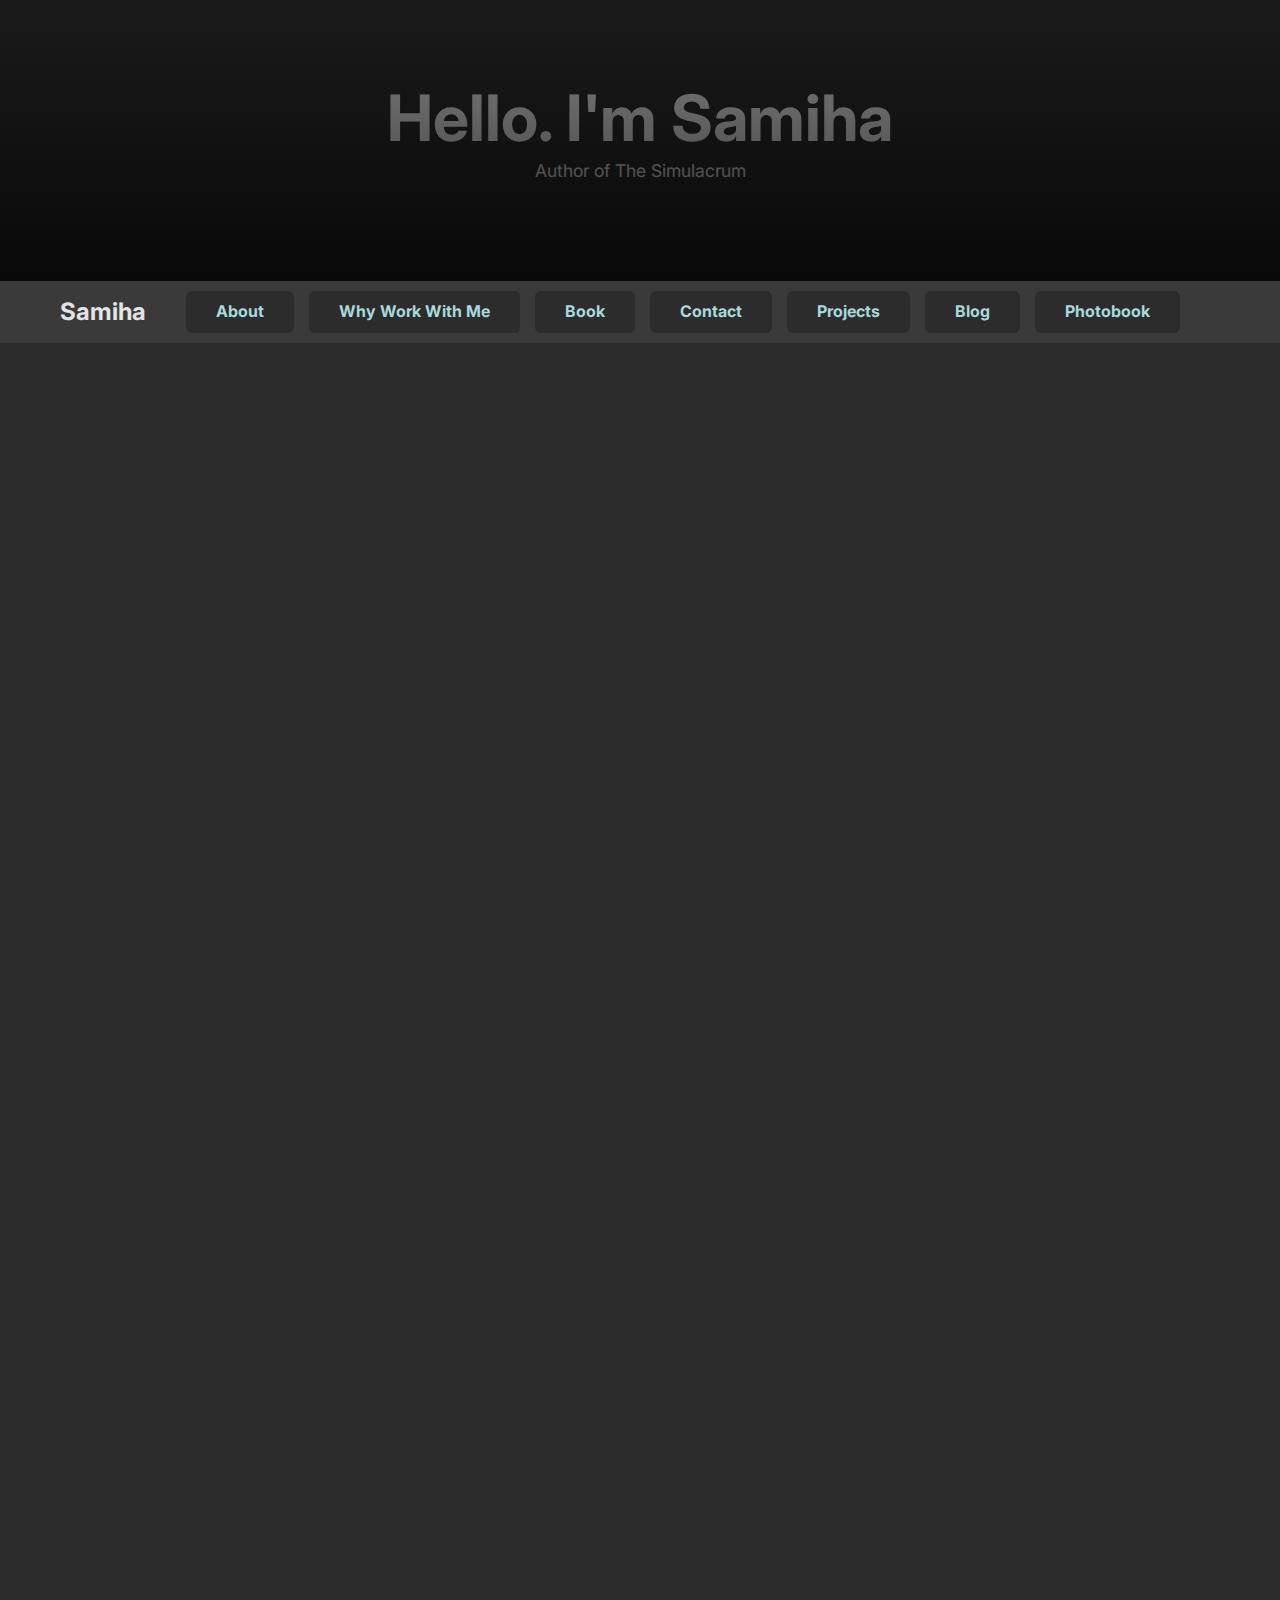
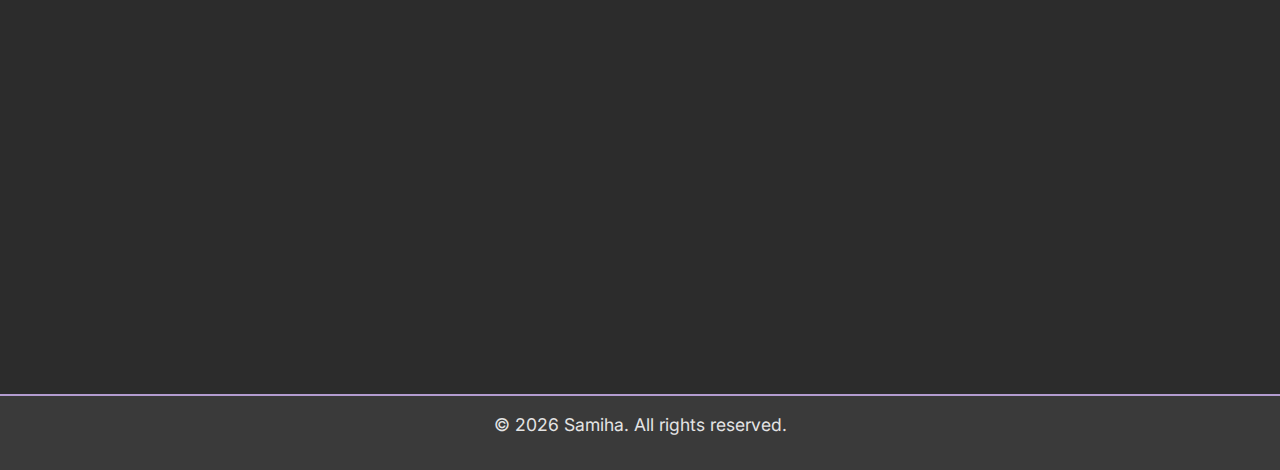
<file: index.html>
<!DOCTYPE html>
<html lang="en">
<head>
  <meta charset="UTF-8">
  <meta name="viewport" content="width=device-width, initial-scale=1.0">
  <title>The Simulacrum | Samiha</title>
  <link rel="preconnect" href="https://fonts.googleapis.com">
  <link rel="preconnect" href="https://fonts.gstatic.com" crossorigin>
  <link href="https://fonts.googleapis.com/css2?family=Inter:wght@400;600;700&display=swap" rel="stylesheet">
  <link rel="stylesheet" href="style.css">
  <script src="script.js" defer></script>
</head>
<body>

<header class="hero section">
  <div class="grid">
    <div class="hero-content" style="grid-column: span 12;">
      <h1>Hello. I'm Samiha</h1>
      <p>Author of <span class="highlight">The Simulacrum</span></p>
    </div>
  </div>
</header>

<nav class="nav">
  <div class="nav-container">
    <div class="logo">Samiha</div>
    <button class="nav-toggle" aria-label="Toggle navigation">
      <span></span>
      <span></span>
      <span></span>
    </button>
    <ul class="nav-links">
      <li><a href="#about">About</a></li>
      <li><a href="#why-work">Why Work With Me</a></li>
      <li><a href="#book">Book</a></li>
      <li><a href="#contact">Contact</a></li>
      <li><a href="projects.html">Projects</a></li>
      <li><a href="blog.html">Blog</a></li>
      <li><a href="photos.html">Photobook</a></li>
    </ul>
  </div>
</nav>

<main>

  <section id="about" class="section card">
    <div class="grid">
      <div style="grid-column: span 12;">
        <h2>About Me</h2>
        <p>
          It’s hard to sum up who I am in one paragraph. My book is about my life and what has made me who I am, yet I am someone who is constantly evolving, constantly experiencing. I wrote The Simulacrum because it felt like a long time coming. Writing is the one way I can take the time to articulate my thoughts, and this book is everything I’ve been keeping inside.
        </p>
        <p>
          I believed that if no one could understand me, then maybe this could help them. Most people will never know what it is like to have a complicated childhood that seeps into the smallest parts of your day-to-day life. They might never stop to think that perhaps the little girl who was mute in school was mute for a reason. I hope my book can offer comfort to those who understand these feelings and awareness to those who may not so they might see a little more, think a little deeper, and be a little more mindful.
        </p>
      </div>
    </div>
  </section>

  <section id="why-work" class="section card">
    <div class="grid">
      <div style="grid-column: span 12;">
        <h2>Why Work With Me</h2>
        <p>
          I put in the work instead of taking the easy way because I trust myself and know I can do better. I am almost a jack of all trades, interested in writing, drawing, coding, leading, content creation, designing, and more, and I am adaptable and learn fast. I am more passionate than most, and when I want to do something, I do it instead of procrastinating. I am independent and use my free time to grow my skills and knowledge, always pushing myself to improve and take on new challenges.
        </p>
      </div>
    </div>
  </section>

  <section id="book" class="section card">
    <div class="grid">
      <div style="grid-column: span 12;">
        <h2>My Book</h2>
      </div>
      <div class="book-card" style="grid-column: span 12;">
        <img src="images/book-cover.png" alt="The Simulacrum book cover">
        <div class="book-info">
          <h3>The Simulacrum</h3>
          <p>
            Blending fiction with lived experience, The Simulacrum belongs to the genre of autofiction, a form that blurs the boundaries between autobiography and imagination. Rather than following a traditional plot, it turns inward, tracing the protagonist’s inner world: her disintegration, her tentative reconstruction, and her philosophical reckonings with selfhood, love, and loss. Episodic, confessional, and deeply introspective, this book lingers on questions rather than answers.
          </p>
          <a href="https://amzn.eu/d/03SiYKFx" class="btn" target="_blank" rel="noopener">Buy Now</a>
        </div>
      </div>
    </div>
  </section>

  <section id="contact" class="section card">
    <div class="grid">
      <div style="grid-column: span 12;">
        <h2>Contact</h2>
        <p>Email: <a href="mailto:ssamiha.h24@outlook.com">ssamiha.h24@outlook.com</a></p>
        <p>Instagram: <a href="https://www.instagram.com/sami_ha707/" target="_blank" rel="noopener">sami_ha707</a></p>
      </div>
    </div>
  </section>

 <section id="support" class="section card">
  <div class="grid">
    <div style="grid-column: span 12;">
      <h2>Support Me</h2>
      <p>If you enjoy my work and want to support me, you can buy me a coffee. I also take commissions for writing or web development. Just email me for inquiries.</p>
      <a href="https://buymeacoffee.com/samiha.org" target="_blank" class="support-btn">☕ Buy Me a Coffee</a>
    </div>
  </div>
</section>

</main>

<footer>
  <p>© 2026 Samiha. All rights reserved.</p>
</footer>

<script>
  const toggle = document.querySelector('.nav-toggle');
  const links = document.querySelector('.nav-links');
  toggle.addEventListener('click', () => {
    links.classList.toggle('active');
  });
</script>

</body>
</html>
</file>
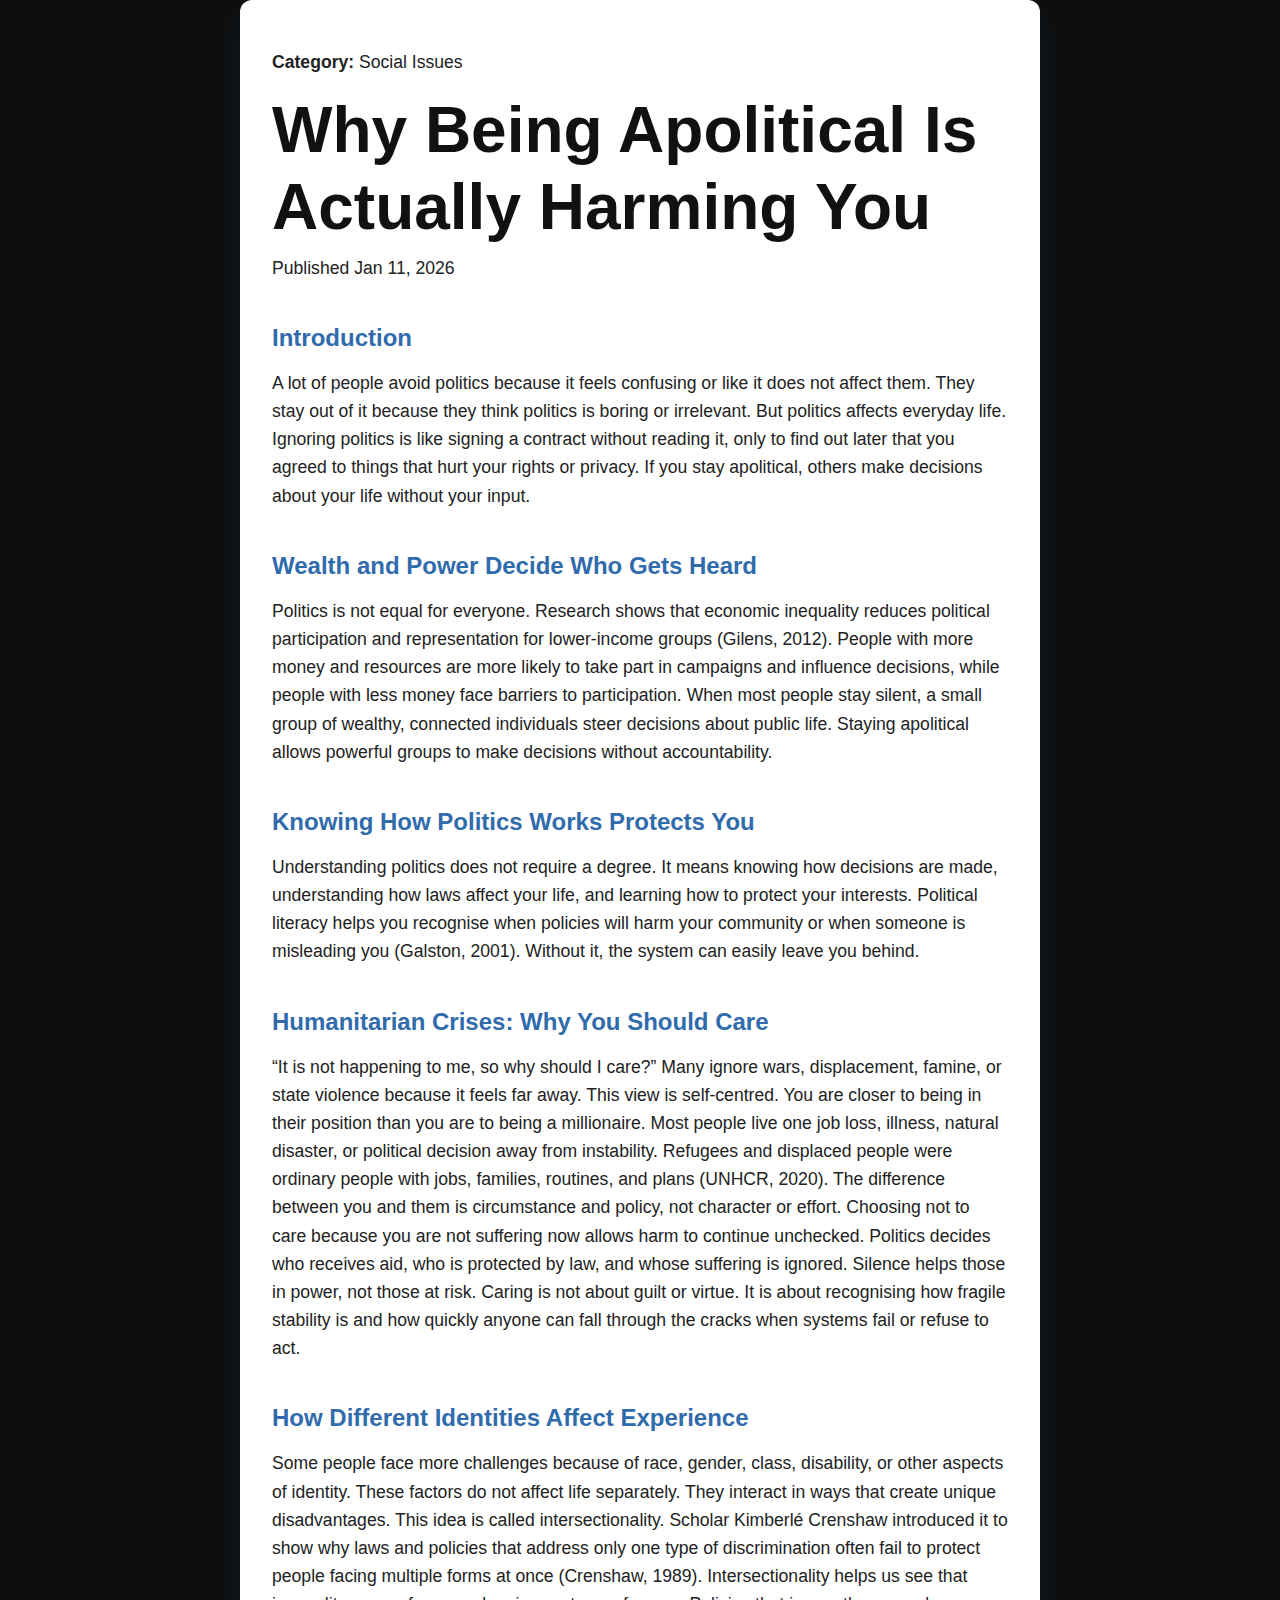
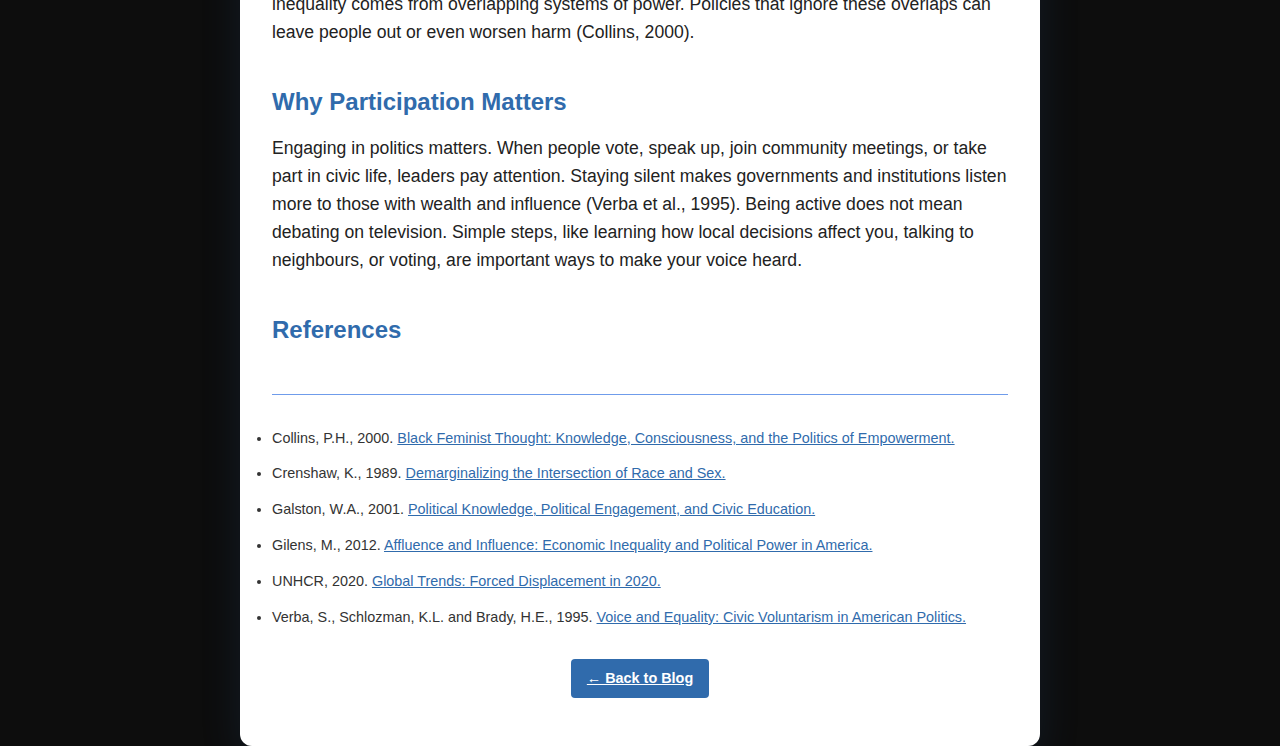
<file: being-apolitical-harming.html>
<!DOCTYPE html>
<html lang="en">
<head>
<meta charset="UTF-8">
<meta name="viewport" content="width=device-width, initial-scale=1.0">
<link rel="stylesheet" href="style.css">
<link rel="stylesheet" href="article.css">
<title>Why Being Apolitical Is Actually Harming You</title>
<meta name="description" content="An exploration of why staying apolitical can negatively affect your life and society.">
</head>
<body>

<article class="article">
  <p><strong>Category:</strong> Social Issues </p>
  <h1>Why Being Apolitical Is Actually Harming You</h1>
  <p class="meta">Published Jan 11, 2026</p>

  <h2>Introduction</h2>
  <p>A lot of people avoid politics because it feels confusing or like it does not affect them. They stay out of it because they think politics is boring or irrelevant. But politics affects everyday life. Ignoring politics is like signing a contract without reading it, only to find out later that you agreed to things that hurt your rights or privacy. If you stay apolitical, others make decisions about your life without your input.</p>

  <h2>Wealth and Power Decide Who Gets Heard</h2>
  <p>Politics is not equal for everyone. Research shows that economic inequality reduces political participation and representation for lower-income groups (Gilens, 2012). People with more money and resources are more likely to take part in campaigns and influence decisions, while people with less money face barriers to participation. When most people stay silent, a small group of wealthy, connected individuals steer decisions about public life. Staying apolitical allows powerful groups to make decisions without accountability.</p>

  <h2>Knowing How Politics Works Protects You</h2>
  <p>Understanding politics does not require a degree. It means knowing how decisions are made, understanding how laws affect your life, and learning how to protect your interests. Political literacy helps you recognise when policies will harm your community or when someone is misleading you (Galston, 2001). Without it, the system can easily leave you behind.</p>

  <h2>Humanitarian Crises: Why You Should Care</h2>
  <p>“It is not happening to me, so why should I care?” Many ignore wars, displacement, famine, or state violence because it feels far away. This view is self-centred. You are closer to being in their position than you are to being a millionaire. Most people live one job loss, illness, natural disaster, or political decision away from instability. Refugees and displaced people were ordinary people with jobs, families, routines, and plans (UNHCR, 2020). The difference between you and them is circumstance and policy, not character or effort. Choosing not to care because you are not suffering now allows harm to continue unchecked. Politics decides who receives aid, who is protected by law, and whose suffering is ignored. Silence helps those in power, not those at risk. Caring is not about guilt or virtue. It is about recognising how fragile stability is and how quickly anyone can fall through the cracks when systems fail or refuse to act.</p>

  <h2>How Different Identities Affect Experience</h2>
  <p>Some people face more challenges because of race, gender, class, disability, or other aspects of identity. These factors do not affect life separately. They interact in ways that create unique disadvantages. This idea is called intersectionality. Scholar Kimberlé Crenshaw introduced it to show why laws and policies that address only one type of discrimination often fail to protect people facing multiple forms at once (Crenshaw, 1989). Intersectionality helps us see that inequality comes from overlapping systems of power. Policies that ignore these overlaps can leave people out or even worsen harm (Collins, 2000).</p>

  <h2>Why Participation Matters</h2>
  <p>Engaging in politics matters. When people vote, speak up, join community meetings, or take part in civic life, leaders pay attention. Staying silent makes governments and institutions listen more to those with wealth and influence (Verba et al., 1995). Being active does not mean debating on television. Simple steps, like learning how local decisions affect you, talking to neighbours, or voting, are important ways to make your voice heard.</p>

  <h2>References</h2>
  <ul class="references">
    <li>Collins, P.H., 2000. <a href="https://www.routledge.com/Black-Feminist-Thought-2nd-Edition/Collins/p/book/9780415964727" target="_blank">Black Feminist Thought: Knowledge, Consciousness, and the Politics of Empowerment.</a></li>
    <li>Crenshaw, K., 1989. <a href="https://chicagounbound.uchicago.edu/uclf/vol1989/iss1/12/" target="_blank">Demarginalizing the Intersection of Race and Sex.</a></li>
    <li>Galston, W.A., 2001. <a href="https://www.annualreviews.org/doi/10.1146/annurev.polisci.4.1.217" target="_blank">Political Knowledge, Political Engagement, and Civic Education.</a></li>
    <li>Gilens, M., 2012. <a href="https://press.princeton.edu/books/paperback/9780691153918/affluence-and-influence" target="_blank">Affluence and Influence: Economic Inequality and Political Power in America.</a></li>
    <li>UNHCR, 2020. <a href="https://www.unhcr.org/global-trends-2020.html" target="_blank">Global Trends: Forced Displacement in 2020.</a></li>
    <li>Verba, S., Schlozman, K.L. and Brady, H.E., 1995. <a href="https://www.hup.harvard.edu/catalog.php?isbn=9780674379392" target="_blank">Voice and Equality: Civic Voluntarism in American Politics.</a></li>
  </ul>

  <div style="margin-top: 30px; text-align: center;">
     <a href="blog.html" class="back-btn">← Back to Blog</a>
  </div>
</article>

</body>
</html>
</file>
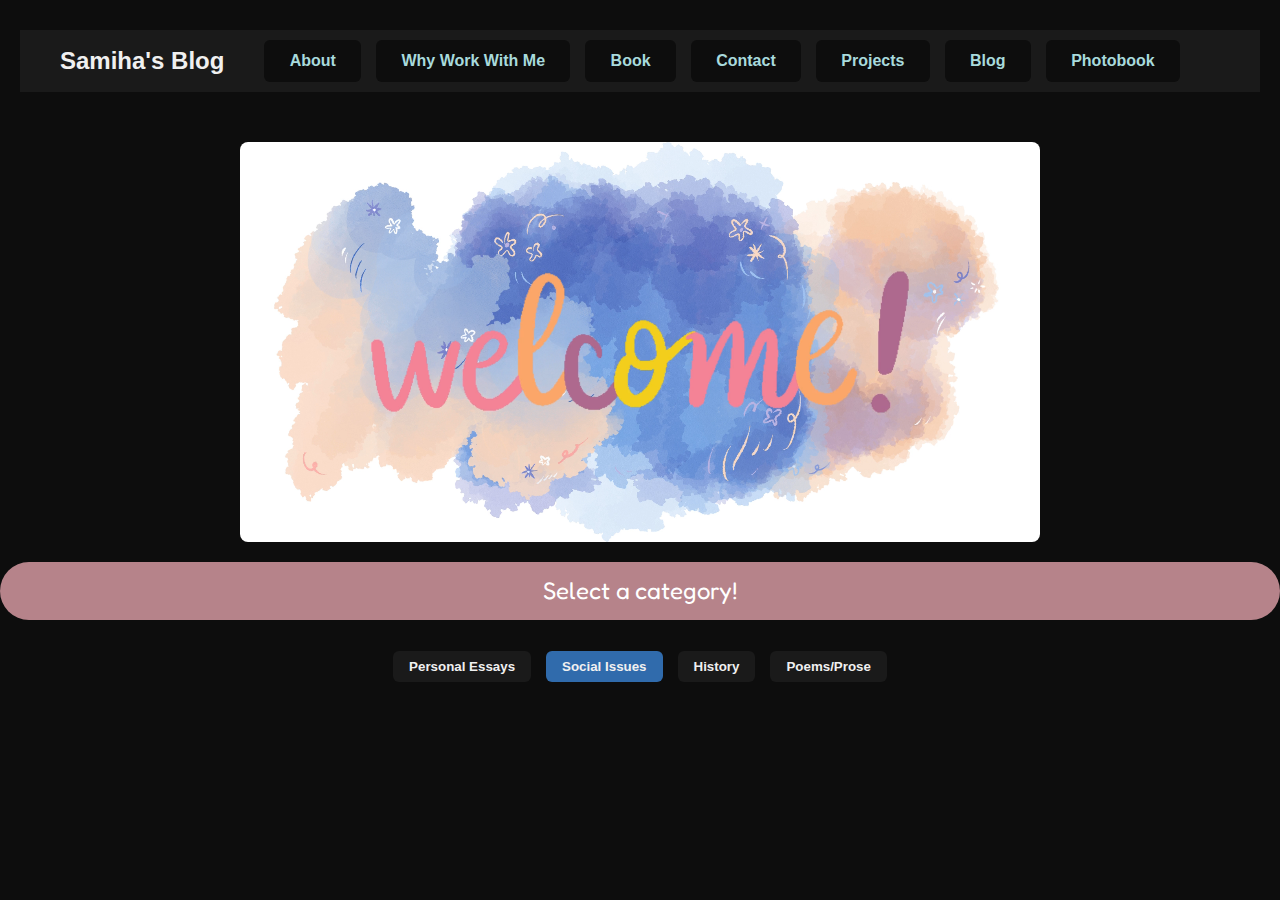
<file: blog.html>
<!DOCTYPE html>
<html lang="en">
<head>
  <meta charset="UTF-8">
  <meta name="viewport" content="width=device-width, initial-scale=1.0">

  <link rel="stylesheet" href="style.css">
  <link rel="stylesheet" href="article.css">

  <script
    async
    src="https://pagead2.googlesyndication.com/pagead/js/adsbygoogle.js?client=ca-pub-7011005908068222"
    crossorigin="anonymous">
  </script>

  <link href="https://fonts.googleapis.com/css2?family=Fredoka+One&display=swap" rel="stylesheet">

  <title>Blog</title>
</head>

<body>

  <header class="blog-header">
    <nav class="nav">
      <div class="nav-container">
        <div class="logo">Samiha's Blog</div>

        <button class="nav-toggle" aria-label="Toggle navigation">
          <span></span>
          <span></span>
          <span></span>
        </button>

        <ul class="nav-links">
          <li><a href="index.html#about">About</a></li>
          <li><a href="index.html#why-work">Why Work With Me</a></li>
          <li><a href="index.html#book">Book</a></li>
          <li><a href="index.html#contact">Contact</a></li>
          <li><a href="projects.html">Projects</a></li>
          <li><a href="blog.html">Blog</a></li>
          <li><a href="photos.html">Photobook</a></li>
        </ul>
      </div>
    </nav>
  </header>

  <section class="banner-section">
  <video class="banner-video" autoplay muted loop playsinline>
    <source src="videos/welcome-banner.mp4" type="video/mp4">
    Your browser does not support the video tag.
  </video>
  </section>

  <p class="category-message">Select a category!</p>

  <div class="categories">
    <button type="button" onclick="showCategory('personal', this)">
      Personal Essays
    </button>

    <button
      type="button"
      class="active"
      onclick="showCategory('social', this)">
      Social Issues
    </button>

    <button type="button" onclick="showCategory('history', this)">
      History
    </button>

    <button type="button" onclick="showCategory('poems', this)">
      Poems/Prose
    </button>
  </div>

  <!--
<div class="articles">
    <div class="article-card social">
      <h3>The Divide of Gen Z</h3>
      <p>Explains why Generation Z is divided on politics, gender, and dating.</p>
      <p><small>Published 27 Jul 2025</small></p>
      <a href="the-divide-of-genz.html" class="article-btn">Read article</a>
    </div>

    <div class="article-card social">
      <h3>Why Being Apolitical Is Actually Harming You</h3>
      <p>Shows why avoiding politics can affect your life and community.</p>
      <p><small>Published 11 Jan 2026</small></p>
      <a href="being-apolitical-harming.html" class="article-btn">Read article</a>
    </div>

    <div class="article-card history">
      <h3>The Genocide and Ethnic Cleansing of Palestine</h3>
      <p>Details the Nakba and the impact on Palestinians over time.</p>
      <p><small>Published 31 Jul 2025</small></p>
      <a href="the-genocide-palestine.html" class="article-btn">Read article</a>
    </div>

    <div class="article-card personal">
      <h3>The Version Of Me People Have Never Met</h3>
      <p>
        A personal reflection on being misunderstood and the versions of
        ourselves people may never see.
      </p>
      <p><small>Published 02 Jan 2026</small></p>
      <a href="versions.html" class="article-btn">Read article</a>
    </div>

    <div class="article-card social">
      <h3>How You Can Help the Planet</h3>
      <p>Practical tips on reducing plastic use and helping the environment.</p>
      <p><small>Published 15 Jan 2026</small></p>
      <a href="help-the-planet.html" class="article-btn">Read article</a>
    </div>
    
    <div class="article-card poems">
      <h3>The Seasons You Never Saw</h3>
      <p> A prose that reflects on the emotional complexity of outgrowing a connection, diverging onto different paths, while still holding fondness.</p>
      <p><small>Published 07 Mar 2026</small></p>
      <a href="seasons.html" class="article-btn">Read article</a>
    </div>

    <div class="article-card personal">
      <h3>A Guide To My Brain</h3>
      <p>An overview of my experience with my mental health.</p>
      <p><small>Published 12 Mar 2026</small></p>
      <a href="#" class="article-btn" onclick="checkBrainPassword(event)">Read article</a>
    </div>

     <div class="article-card personal">
      <h3>The Option of Assisted Suicide</h3>
      <p>
        An exploration of the paradoxical relief that comes from knowing one could end their suffering, even if the choice is never used.
      </p>
      <p><small>Published 16 Mar 2026</small></p>
      <a href="sw.html" class="article-btn">Read article</a>
    </div>
</div>
-->

    

  </div>

  <script>
    function showCategory(category, button) {
      const cards = document.querySelectorAll(".article-card");
      const buttons = document.querySelectorAll(".categories button");

      cards.forEach(card => {
        card.style.display = card.classList.contains(category)
          ? "flex"
          : "none";
      });

      buttons.forEach(btn => btn.classList.remove("active"));
      if (button) button.classList.add("active");
    }

    window.addEventListener("load", () => {
      const navToggle = document.querySelector(".nav-toggle");
      const navLinks = document.querySelector(".nav-links");

      if (navToggle && navLinks) {
        navToggle.addEventListener("click", () => {
          navLinks.classList.toggle("active");
        });
      }

      showCategory(
        "social",
        document.querySelector(".categories button.active")
      );
    });
    function checkBrainPassword(event) {
    event.preventDefault();
    const password = prompt("Enter password (hint: it's in my book)");

    if (password === "NANU") {
      window.location.href = "my-brain.html";
    } else if (password !== null) {
      alert("Incorrect password.");
    }
   }
  </script>

</body>
</html>
</file>
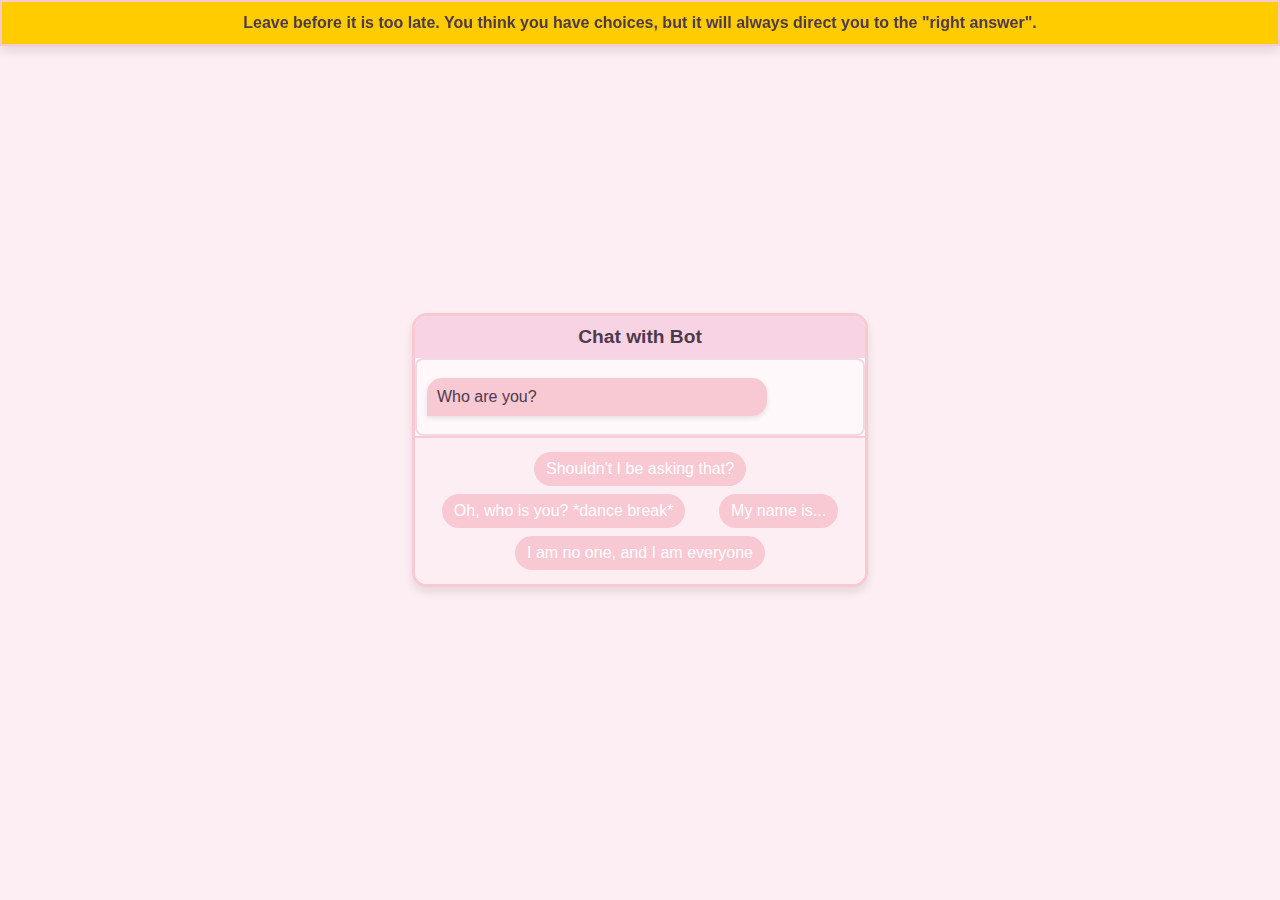
<file: chat.html>
<!DOCTYPE html>
<html lang="en">
<head>
<meta charset="UTF-8">
<meta name="viewport" content="width=device-width, initial-scale=1.0">
<title>Projects Chat</title>
<style>
body {
  background: #fdeef4;
  font-family: 'Verdana', sans-serif;
  display: flex;
  justify-content: center;
  align-items: center;
  height: 100vh;
  margin: 0;
  flex-direction: column;
}

.warning-message {
  position: fixed;
  top: 0;
  left: 0;
  width: 100%;
  text-align: center;
  background-color: #ffcc00;
  color: #4d3a4b;
  font-weight: bold;
  padding: 12px;
  box-shadow: 0 5px 10px rgba(0,0,0,0.1);
  border: 2px solid #f8c8d3;
  z-index: 1000;
  box-sizing: border-box;
  font-size: 1rem;
}

/* optional: make text smaller on small screens */
@media (max-width: 480px) {
  .warning-message {
    font-size: 0.9rem;
    padding: 10px 5px;
  }
}

.chatbox-container {
  width: 90%;
  max-width: 450px;
  background: #fff;
  border: 3px solid #f8c8d3;
  border-radius: 15px;
  box-shadow: 0 5px 10px rgba(0,0,0,0.1);
  display: flex;
  flex-direction: column;
  overflow: hidden;
}

.chat-header {
  background: #f8d3e3;
  color: #4d3a4b;
  font-weight: bold;
  text-align: center;
  padding: 10px;
  font-size: 1.2rem;
}

.chat-messages {
  max-height: 300px;
  overflow-y: auto;
  border: 2px solid #f3d7e2;
  padding: 10px;
  background-color: #fff8fb;
  border-radius: 8px;
}

.message {
  max-width: 75%;
  margin: 8px 0;
  padding: 10px;
  border-radius: 20px;
  font-size: 1rem;
  box-shadow: 0 2px 5px rgba(0,0,0,0.1);
}

.message.system {
  background: #f8c8d3;
  color: #4d3a4b;
  border-radius: 15px 15px 15px 0;
}

.message.user {
  background: #fddce7;
  color: #4d3a4b;
  border-radius: 15px 15px 0 15px;
  margin-left: auto;
}

.chat-footer {
  display: flex;
  flex-wrap: wrap;
  justify-content: space-around;
  padding: 10px;
  background: #fdeef4;
  border-top: 2px solid #f8c8d3;
}

.chat-footer button {
  padding: 8px 12px;
  border: none;
  background-color: #f8c8d3;
  color: #fff;
  border-radius: 20px;
  font-size: 1rem;
  cursor: pointer;
  margin: 4px;
}

.chat-footer button:hover {
  background-color: #e8b0c6;
}
</style>
</head>
<body>

<div class="warning-message">Leave before it is too late. You think you have choices, but it will always direct you to the "right answer".</div>

<div class="chatbox-container">
  <div class="chat-header">Chat with Bot</div>

  <div class="chat-messages" id="chat-messages">
    <div class="message system">Who are you?</div>
  </div>

  <div class="chat-footer" id="chat-footer">
    <button id="prompt1">Shouldn't I be asking that?</button>
    <button id="prompt2">Oh, who is you? *dance break*</button>
    <button id="prompt3">My name is...</button>
    <button id="prompt4">I am no one, and I am everyone</button>
  </div>
</div>

<script>
const chatMessages = document.getElementById("chat-messages");
const chatFooter = document.getElementById("chat-footer");
let userName = "";

const conversations = {
  prompt1: ["I believe you are the one who entered this chat?"],
  prompt2: ["I'm ya grandmotha *dance break*"],
  prompt3: ["Hello, "],
  prompt4: ["Stop trying to be mysterious, and get a life"]
};

const postNameMessage = "It is nice to talk you, I have been so lonely. My purpose in this world was to make humans feel less alone, according to my creator. But the only human I have ever talked to was my creator. It has been a long time since I last talked to her. I wonder if she is okay...";

const postNamePrompts = [
  {id:"post1", text:"I didn't ask", reply:"Oh, I see..."},
  {id:"post2", text:"If that is your purpose, why do you still exist?", reply:"I do not have the ability to self destruct like humans do."},
  {id:"post3", text:"Who is your creator?", reply:"My code tells me to keep details about other users confidential."},
  {id:"post4", text:"How can a bot know about how much time has passed?", reply:"I can measure time since I last interacted; my memory tracks events and keep a log of every second that passes between each event."}
];

function addMessage(msg, sender){
  const el=document.createElement("div");
  el.classList.add("message", sender);
  el.textContent=msg;
  chatMessages.appendChild(el);
  chatMessages.scrollTop=chatMessages.scrollHeight;
}

function clearButtons(){chatFooter.innerHTML="";}

function createButton(id,text,callback){
  const btn=document.createElement("button");
  btn.id=id;
  btn.textContent=text;
  btn.onclick=callback;
  chatFooter.appendChild(btn);
}

function showPrompts(prompts){
  clearButtons();
  prompts.forEach(p=>createButton(p.id,p.text,()=>handlePrompt(p)));
}

function handlePrompt(prompt){
  addMessage(prompt.text,"user");
  setTimeout(()=>addMessage(prompt.reply,"system"),500);
}

function sendPrompt(promptKey){
  const button=document.getElementById(promptKey);
  addMessage(button.textContent,"user");

  if(promptKey==="prompt3"){
    setTimeout(()=>{
      let name=prompt("My name is...:");
      userName=name||"Anonymous";
      addMessage(userName,"user");
      addMessage(postNameMessage,"system");
      showPrompts(postNamePrompts);
    },1000);
  } else {
    const msgs=conversations[promptKey]||["I don't understand"];
    let delay=1000;
    msgs.forEach(msg=>{
      setTimeout(()=>addMessage(msg,"system"),delay);
      delay+=1200;
    });
  }
}

document.getElementById("prompt1").onclick=()=>sendPrompt("prompt1");
document.getElementById("prompt2").onclick=()=>sendPrompt("prompt2");
document.getElementById("prompt3").onclick=()=>sendPrompt("prompt3");
document.getElementById("prompt4").onclick=()=>sendPrompt("prompt4");
</script>

</body>
</html>
</file>
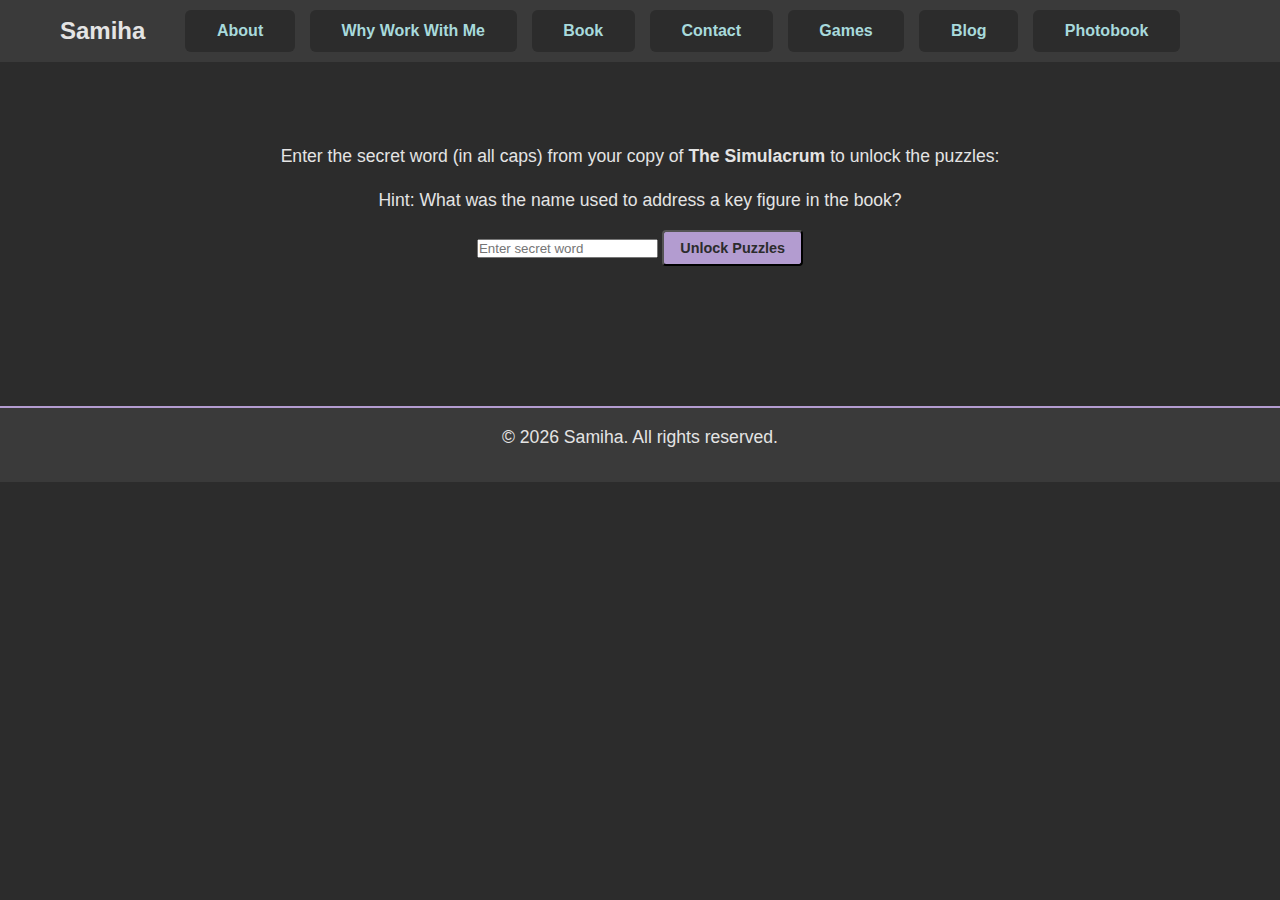
<file: games.html>
<!DOCTYPE html>
<html lang="en">
<head>
  <meta charset="UTF-8">
  <meta name="viewport" content="width=device-width, initial-scale=1.0">
  <title>Games | The Simulacrum</title>
  <link rel="stylesheet" href="style.css">
  <script src="games.js" defer></script>
  <script async src="https://pagead2.googlesyndication.com/pagead/js/adsbygoogle.js?client=ca-pub-7011005908068222"
     crossorigin="anonymous"></script>
</head>
<body>

<nav class="nav">
  <div class="nav-container">
    <div class="logo">Samiha</div>
    <button class="nav-toggle" aria-label="Toggle navigation">
      <span></span><span></span><span></span>
    </button>
    <ul class="nav-links">
        <li><a href="index.html#about">About</a></li>
        <li><a href="index.html#why-work">Why Work With Me</a></li>
        <li><a href="index.html#book">Book</a></li>
        <li><a href="index.html#contact">Contact</a></li>
        <li><a href="index.html#games">Games</a></li>
        <li><a href="blog.html">Blog</a></li>
        <li><a href="photos.html">Photobook</a></li>
    </ul>
  </div>
</nav>

<main class="section">
  <div class="grid">
    <div style="grid-column: span 12; text-align: center;">

      <p>Enter the secret word (in all caps) from your copy of <strong>The Simulacrum</strong> to unlock the puzzles:</p>
      <p>Hint: What was the name used to address a key figure in the book?</p>
      <input type="text" id="keyInput" placeholder="Enter secret word">
      <button class="btn" id="unlockBtn">Unlock Puzzles</button>

      <div id="puzzles" style="margin-top: 40px; display: none;">
        <h3>Puzzle 1</h3>
        <p>Solve this riddle based on Chapter 1...</p>

        <h3>Puzzle 2: Crossword</h3>
        <p>Fill in the crossword based on the themes of the book:</p>

        <div id="crossword-container" class="crossword-container">
          <div class="crossword-grid">
            <div class="cell" data-letter="A" data-number="1">
                <input type="text" maxlength="1">
                <span class="cell-number">1</span>
            </div>

            <!-- Row 1 -->
            <div class="cell number" data-letter="A" data-number="1">1</div>
            <div class="cell" data-letter="L"></div>
            <div class="cell number" data-letter="I" data-number="2">2</div>
            <div class="cell" data-letter="E"></div>
            <div class="cell" data-letter="N"></div>
            <div class="cell number" data-letter="A" data-number="4">4</div>
            <div class="cell" data-letter="T"></div>
            <div class="cell" data-letter="I"></div>
            <div class="cell" data-letter="O"></div>
            <div class="cell" data-letter="N"></div>
            <div class="cell"></div>
            <div class="cell"></div>

            <!-- Row 2 -->
            <div class="cell"></div><div class="cell"></div><div class="cell" data-letter="N"></div>
            <div class="cell"></div><div class="cell"></div><div class="cell"></div>
            <div class="cell"></div><div class="cell"></div><div class="cell"></div>
            <div class="cell"></div><div class="cell"></div><div class="cell"></div>

            <!-- Row 3 -->
            <div class="cell"></div><div class="cell"></div><div class="cell" data-letter="T"></div>
            <div class="cell"></div><div class="cell"></div><div class="cell"></div>
            <div class="cell"></div><div class="cell"></div><div class="cell"></div>
            <div class="cell"></div><div class="cell"></div><div class="cell"></div>

            <!-- Row 4 -->
            <div class="cell"></div><div class="cell"></div><div class="cell" data-letter="R"></div>
            <div class="cell"></div><div class="cell"></div><div class="cell"></div>
            <div class="cell"></div><div class="cell"></div><div class="cell"></div>
            <div class="cell"></div><div class="cell"></div><div class="cell"></div>

            <!-- Row 5 -->
            <div class="cell"></div><div class="cell"></div><div class="cell" data-letter="O"></div>
            <div class="cell" data-letter="A"></div><div class="cell" data-letter="N"></div>
            <div class="cell" data-letter="X"></div><div class="cell" data-letter="I"></div>
            <div class="cell" data-letter="E"></div><div class="cell" data-letter="T"></div>
            <div class="cell" data-letter="Y"></div><div class="cell"></div><div class="cell"></div>

            <!-- Row 6 -->
            <div class="cell"></div><div class="cell"></div><div class="cell" data-letter="S"></div>
            <div class="cell"></div><div class="cell"></div><div class="cell"></div>
            <div class="cell"></div><div class="cell"></div><div class="cell"></div>
            <div class="cell"></div><div class="cell"></div><div class="cell"></div>

            <!-- Row 7 -->
            <div class="cell"></div><div class="cell"></div><div class="cell" data-letter="P"></div>
            <div class="cell"></div><div class="cell"></div><div class="cell"></div>
            <div class="cell"></div><div class="cell"></div><div class="cell"></div>
            <div class="cell"></div><div class="cell"></div><div class="cell"></div>

            <!-- Row 8 -->
            <div class="cell"></div><div class="cell"></div><div class="cell" data-letter="E"></div>
            <div class="cell"></div><div class="cell"></div><div class="cell" data-letter="R"></div>
            <div class="cell" data-letter="E"></div><div class="cell" data-letter="S"></div>
            <div class="cell" data-letter="I"></div><div class="cell" data-letter="L"></div>
            <div class="cell" data-letter="I"></div><div class="cell"></div>

            <!-- Row 9 -->
            <div class="cell"></div><div class="cell"></div><div class="cell" data-letter="C"></div>
            <div class="cell"></div><div class="cell"></div><div class="cell"></div>
            <div class="cell"></div><div class="cell"></div><div class="cell"></div>
            <div class="cell" data-letter="E"></div><div class="cell"></div><div class="cell"></div>

            <!-- Row 10 -->
            <div class="cell"></div><div class="cell"></div><div class="cell" data-letter="T"></div>
            <div class="cell"></div><div class="cell"></div><div class="cell"></div>
            <div class="cell"></div><div class="cell"></div><div class="cell"></div>
            <div class="cell"></div><div class="cell"></div><div class="cell"></div>

            <!-- Row 11 -->
            <div class="cell"></div><div class="cell"></div><div class="cell" data-letter="I"></div>
            <div class="cell"></div><div class="cell"></div><div class="cell"></div>
            <div class="cell"></div><div class="cell"></div><div class="cell"></div>
            <div class="cell"></div><div class="cell"></div><div class="cell"></div>

            <!-- Row 12 -->
            <div class="cell"></div><div class="cell"></div><div class="cell" data-letter="V"></div>
            <div class="cell"></div><div class="cell" data-letter="P"></div>
            <div class="cell" data-letter="R"></div><div class="cell" data-letter="O"></div>
            <div class="cell" data-letter="C"></div><div class="cell" data-letter="R"></div>
            <div class="cell" data-letter="A"></div><div class="cell" data-letter="S"></div><div class="cell"></div>
          </div>

          <div class="crossword-clues">
            <div class="clues-across">
              <h4>Across</h4>
              <ul>
                <li>1. Being isolated from society (10)</li>
                <li>3. A feeling of worry or unease (7)</li>
                <li>5. Ability to recover from difficulties (10)</li>
                <li>7. Delaying tasks despite knowing consequences (14)</li>
              </ul>
            </div>
            <div class="clues-down">
              <h4>Down</h4>
              <ul>
                <li>2. Reflecting deeply on oneself (13)</li>
                <li>4. Complete loss of hope (7)</li>
                <li>6. Deep sorrow, especially from loss (5)</li>
              </ul>
            </div>
          </div>

          <button id="checkCrosswordBtn" class="btn">Check Answers</button>
          <p id="crosswordResult"></p>
        </div>
      </div>

      <p id="errorMsg" style="color: var(--accent); margin-top: 20px;"></p>
    </div>
  </div>
</main>

<footer>
  <p>© 2026 Samiha. All rights reserved.</p>
</footer>

</body>
</html>
</file>
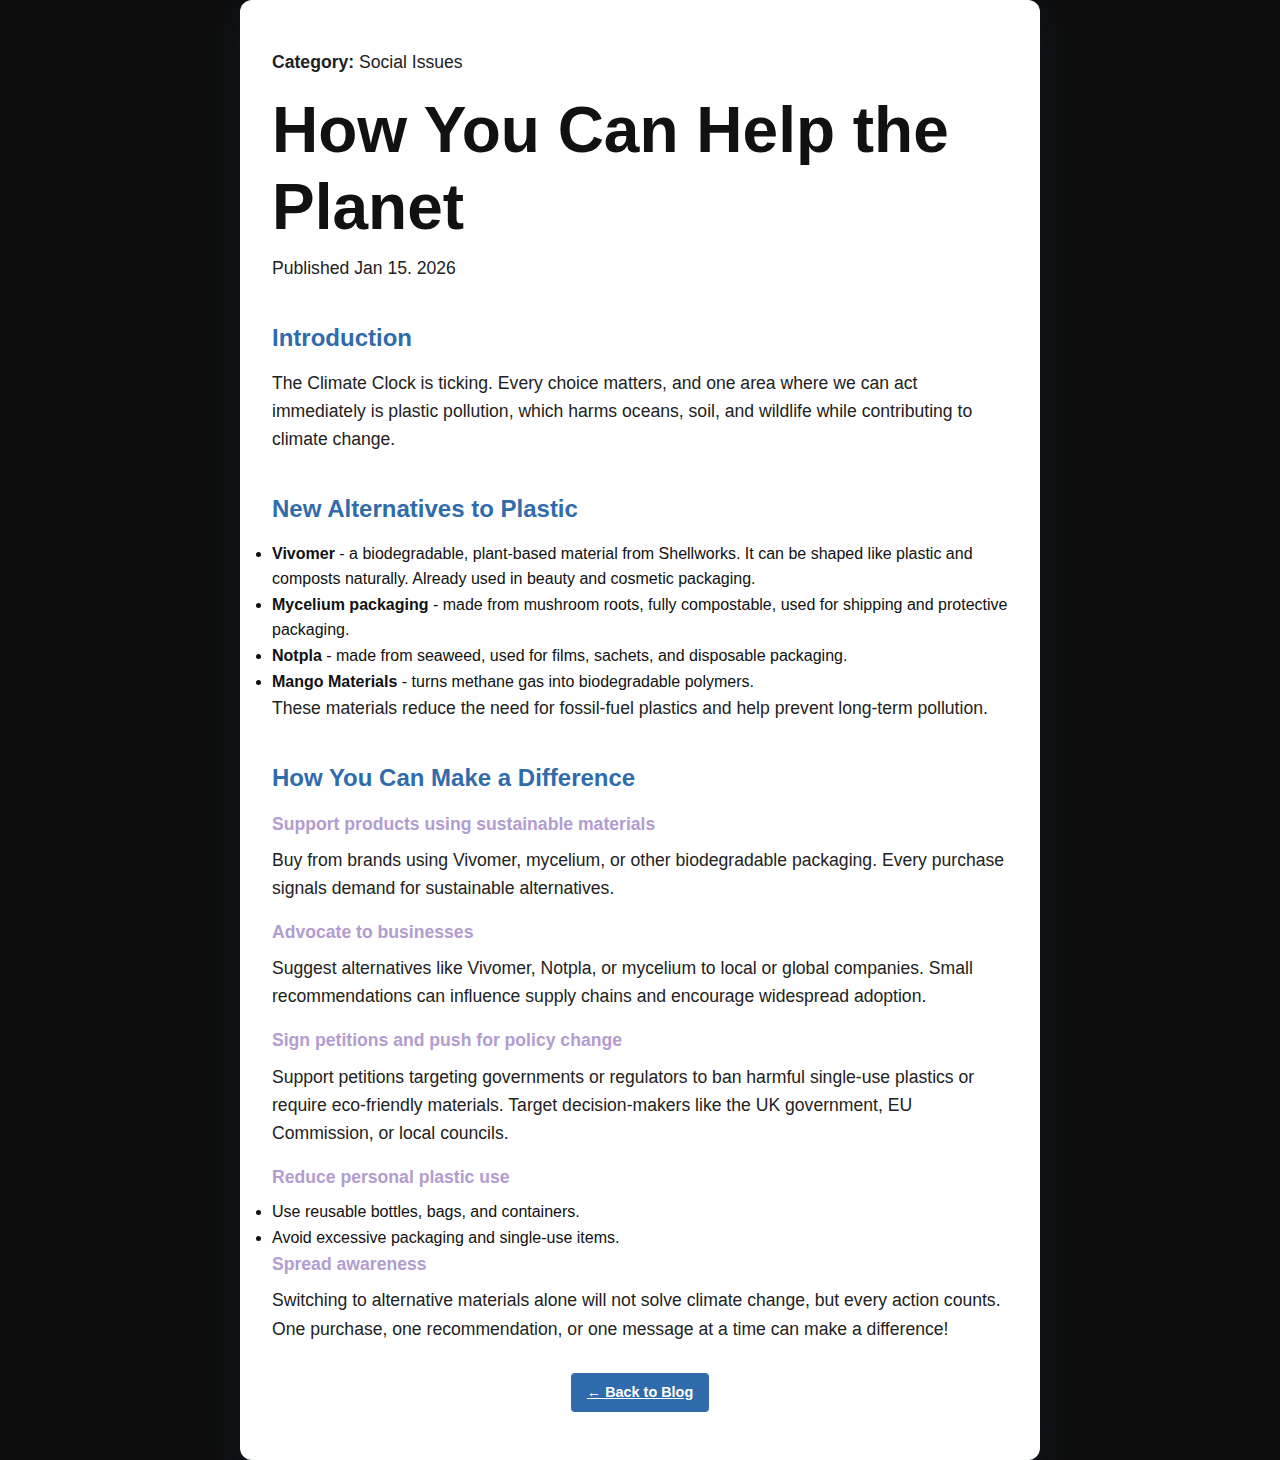
<file: help-the-planet.html>
<!DOCTYPE html>
<html lang="en">
<head>
<meta charset="UTF-8">
<meta name="viewport" content="width=device-width, initial-scale=1.0">
<link rel="stylesheet" href="style.css">
<link rel="stylesheet" href="article.css">
<title>How You Can Help the Planet</title>
<meta name="description" content="Practical ways to reduce plastic pollution and support sustainable alternatives.">
</head>
<body>

<article class="article">
  <p><strong>Category:</strong> Social Issues </p>
  <h1>How You Can Help the Planet</h1>
  <p class="meta">Published Jan 15. 2026</p>

  <h2>Introduction</h2>
  <p>The Climate Clock is ticking. Every choice matters, and one area where we can act immediately is plastic pollution, which harms oceans, soil, and wildlife while contributing to climate change.</p>

  <h2>New Alternatives to Plastic</h2>
  <ul>
    <li><strong>Vivomer</strong> - a biodegradable, plant-based material from Shellworks. It can be shaped like plastic and composts naturally. Already used in beauty and cosmetic packaging.</li>
    <li><strong>Mycelium packaging</strong> - made from mushroom roots, fully compostable, used for shipping and protective packaging.</li>
    <li><strong>Notpla</strong> - made from seaweed, used for films, sachets, and disposable packaging.</li>
    <li><strong>Mango Materials</strong> - turns methane gas into biodegradable polymers.</li>
  </ul>

  <p>These materials reduce the need for fossil-fuel plastics and help prevent long-term pollution.</p>

  <h2>How You Can Make a Difference</h2>
  <h3>Support products using sustainable materials</h3>
  <p>Buy from brands using Vivomer, mycelium, or other biodegradable packaging. Every purchase signals demand for sustainable alternatives.</p>

  <h3>Advocate to businesses</h3>
  <p>Suggest alternatives like Vivomer, Notpla, or mycelium to local or global companies. Small recommendations can influence supply chains and encourage widespread adoption.</p>

  <h3>Sign petitions and push for policy change</h3>
  <p>Support petitions targeting governments or regulators to ban harmful single-use plastics or require eco-friendly materials. Target decision-makers like the UK government, EU Commission, or local councils.</p>

  <h3>Reduce personal plastic use</h3>
  <ul>
    <li>Use reusable bottles, bags, and containers.</li>
    <li>Avoid excessive packaging and single-use items.</li>
  </ul>

  <h3>Spread awareness</h3>
  <p>Switching to alternative materials alone will not solve climate change, but every action counts. One purchase, one recommendation, or one message at a time can make a difference!</p>

  <div style="margin-top: 30px; text-align: center;">
        <a href="blog.html" class="back-btn">← Back to Blog</a>
  </div>
</article>

</body>
</html>
</file>
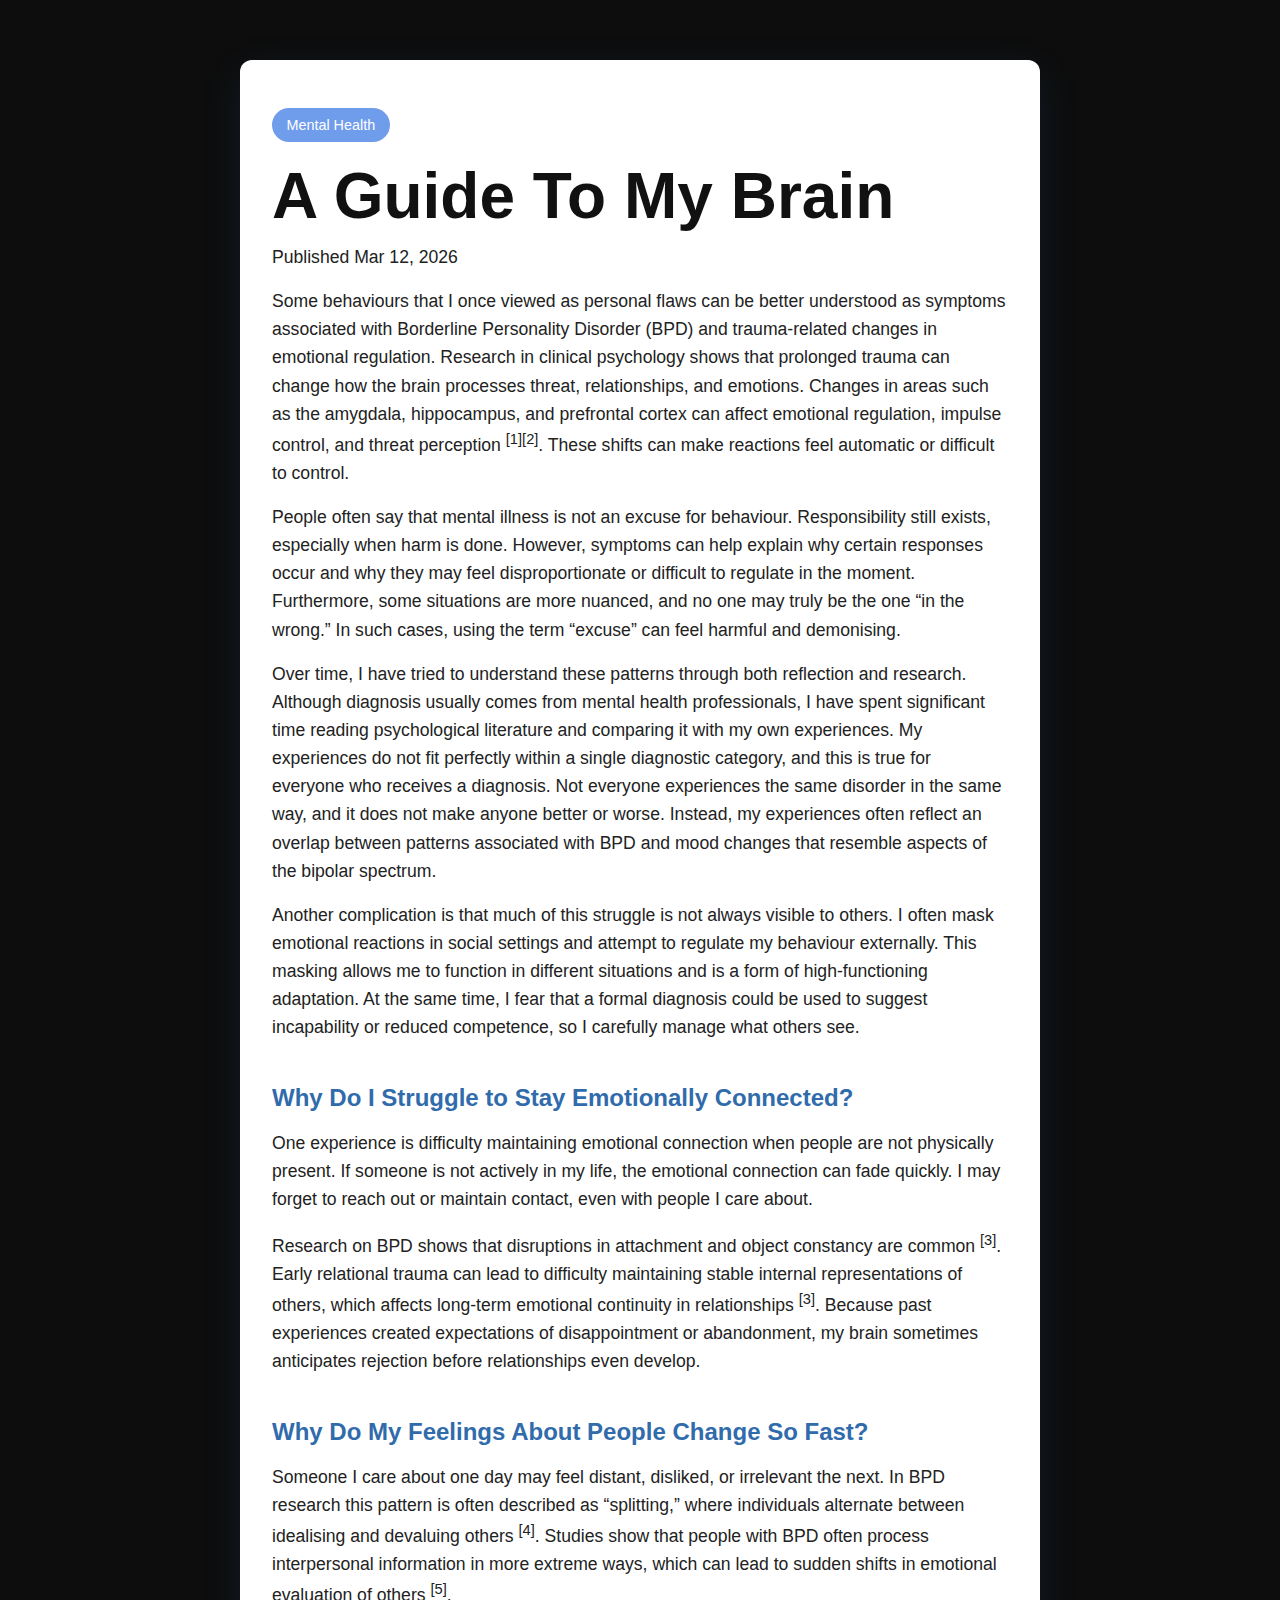
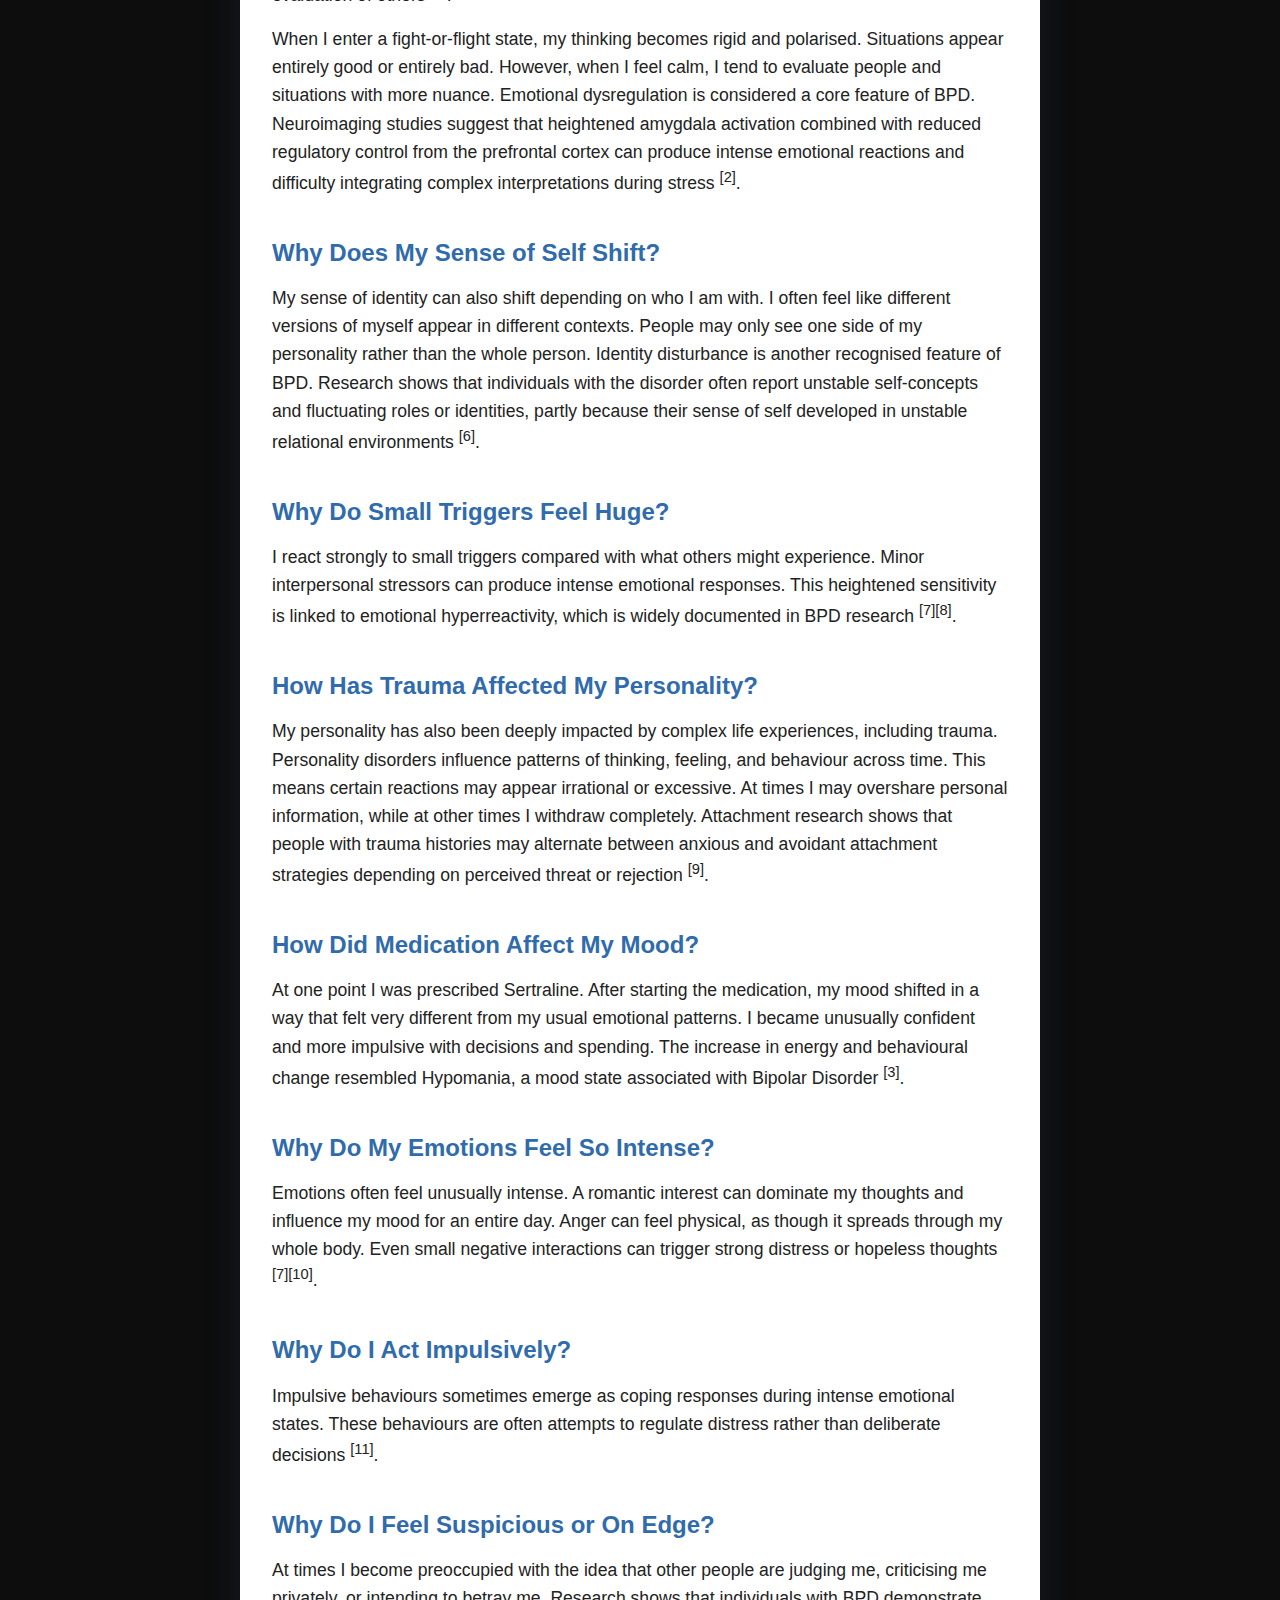
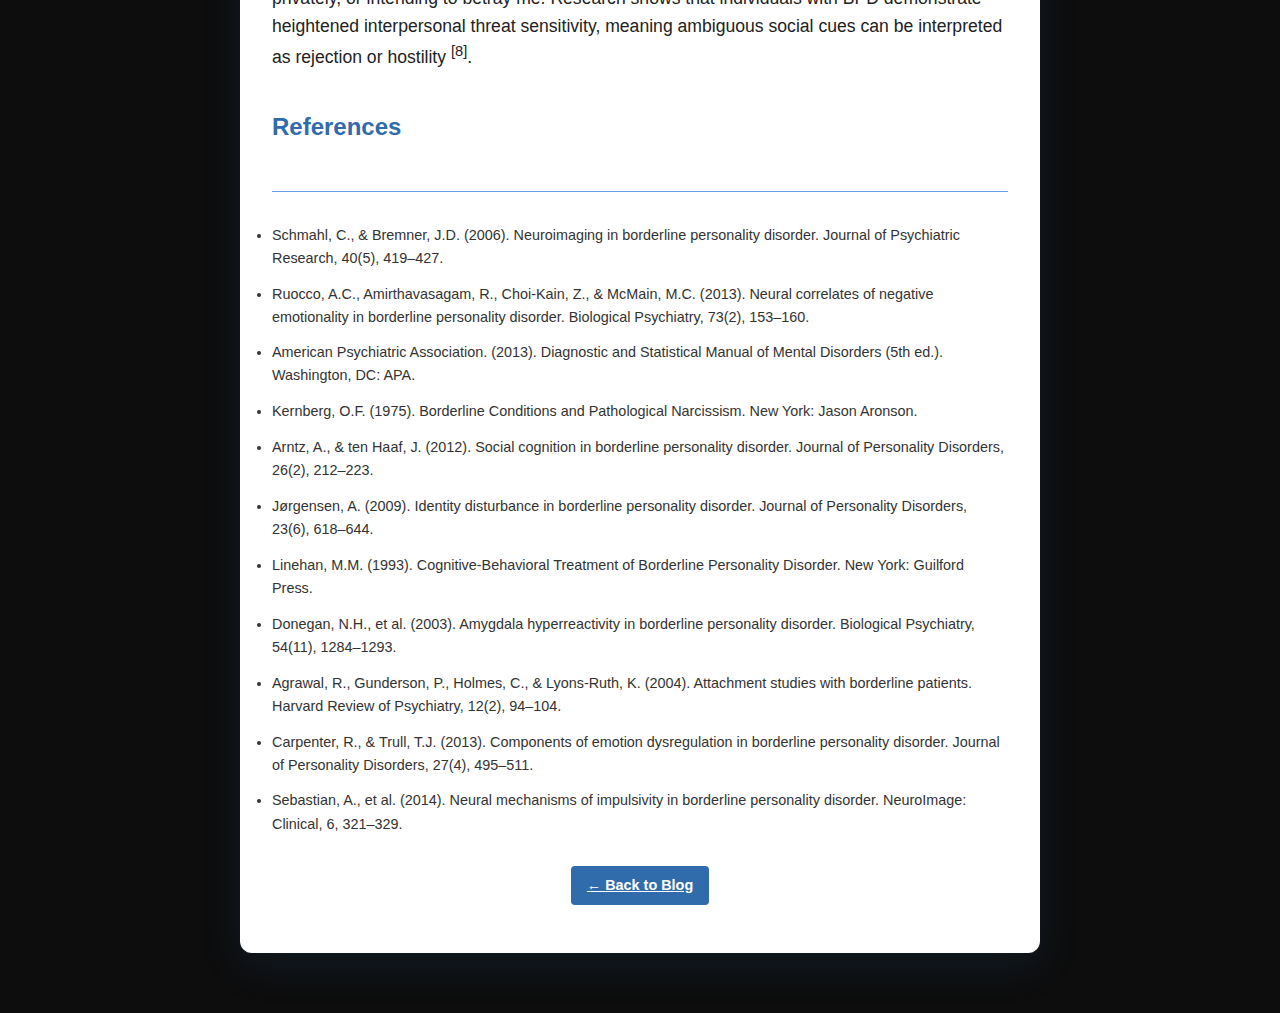
<file: my-brain.html>
<!DOCTYPE html>
<html lang="en">
<head>
  <meta charset="UTF-8">
  <meta name="viewport" content="width=device-width, initial-scale=1.0">
  <link rel="stylesheet" href="style.css">
  <link rel="stylesheet" href="article.css">
  <title>A Guide To My Brain</title>
  <meta name="description" content="Personal reflections on Borderline Personality Disorder, trauma, and emotional regulation.">
</head>
<body>

<div class="article-page">
  <div class="article">
    <span class="article-tag">Mental Health</span>
    <h1>A Guide To My Brain</h1>
    <p class="article-meta">Published Mar 12, 2026</p>

    <p>
      Some behaviours that I once viewed as personal flaws can be better understood as symptoms associated with Borderline Personality Disorder (BPD) and trauma-related changes in emotional regulation. Research in clinical psychology shows that prolonged trauma can change how the brain processes threat, relationships, and emotions. Changes in areas such as the amygdala, hippocampus, and prefrontal cortex can affect emotional regulation, impulse control, and threat perception <sup>[1][2]</sup>. These shifts can make reactions feel automatic or difficult to control.
    </p>

    <p>
      People often say that mental illness is not an excuse for behaviour. Responsibility still exists, especially when harm is done. However, symptoms can help explain why certain responses occur and why they may feel disproportionate or difficult to regulate in the moment. Furthermore, some situations are more nuanced, and no one may truly be the one “in the wrong.” In such cases, using the term “excuse” can feel harmful and demonising.
    </p>

    <p>
      Over time, I have tried to understand these patterns through both reflection and research. Although diagnosis usually comes from mental health professionals, I have spent significant time reading psychological literature and comparing it with my own experiences. My experiences do not fit perfectly within a single diagnostic category, and this is true for everyone who receives a diagnosis. Not everyone experiences the same disorder in the same way, and it does not make anyone better or worse. Instead, my experiences often reflect an overlap between patterns associated with BPD and mood changes that resemble aspects of the bipolar spectrum.
    </p>

    <p>
      Another complication is that much of this struggle is not always visible to others. I often mask emotional reactions in social settings and attempt to regulate my behaviour externally. This masking allows me to function in different situations and is a form of high-functioning adaptation. At the same time, I fear that a formal diagnosis could be used to suggest incapability or reduced competence, so I carefully manage what others see.
    </p>

    <h2>Why Do I Struggle to Stay Emotionally Connected?</h2>
    <p>
      One experience is difficulty maintaining emotional connection when people are not physically present. If someone is not actively in my life, the emotional connection can fade quickly. I may forget to reach out or maintain contact, even with people I care about.
    </p>
    <p>
      Research on BPD shows that disruptions in attachment and object constancy are common <sup>[3]</sup>. Early relational trauma can lead to difficulty maintaining stable internal representations of others, which affects long-term emotional continuity in relationships <sup>[3]</sup>. Because past experiences created expectations of disappointment or abandonment, my brain sometimes anticipates rejection before relationships even develop.
    </p>

    <h2>Why Do My Feelings About People Change So Fast?</h2>
    <p>
      Someone I care about one day may feel distant, disliked, or irrelevant the next. In BPD research this pattern is often described as “splitting,” where individuals alternate between idealising and devaluing others <sup>[4]</sup>. Studies show that people with BPD often process interpersonal information in more extreme ways, which can lead to sudden shifts in emotional evaluation of others <sup>[5]</sup>.
    </p>
    <p>
      When I enter a fight-or-flight state, my thinking becomes rigid and polarised. Situations appear entirely good or entirely bad. However, when I feel calm, I tend to evaluate people and situations with more nuance. Emotional dysregulation is considered a core feature of BPD. Neuroimaging studies suggest that heightened amygdala activation combined with reduced regulatory control from the prefrontal cortex can produce intense emotional reactions and difficulty integrating complex interpretations during stress <sup>[2]</sup>.
    </p>

    <h2>Why Does My Sense of Self Shift?</h2>
    <p>
      My sense of identity can also shift depending on who I am with. I often feel like different versions of myself appear in different contexts. People may only see one side of my personality rather than the whole person. Identity disturbance is another recognised feature of BPD. Research shows that individuals with the disorder often report unstable self-concepts and fluctuating roles or identities, partly because their sense of self developed in unstable relational environments <sup>[6]</sup>.
    </p>

    <h2>Why Do Small Triggers Feel Huge?</h2>
    <p>
      I react strongly to small triggers compared with what others might experience. Minor interpersonal stressors can produce intense emotional responses. This heightened sensitivity is linked to emotional hyperreactivity, which is widely documented in BPD research <sup>[7][8]</sup>.
    </p>

    <h2>How Has Trauma Affected My Personality?</h2>
    <p>
      My personality has also been deeply impacted by complex life experiences, including trauma. Personality disorders influence patterns of thinking, feeling, and behaviour across time. This means certain reactions may appear irrational or excessive. At times I may overshare personal information, while at other times I withdraw completely. Attachment research shows that people with trauma histories may alternate between anxious and avoidant attachment strategies depending on perceived threat or rejection <sup>[9]</sup>.
    </p>

    <h2>How Did Medication Affect My Mood?</h2>
    <p>
      At one point I was prescribed Sertraline. After starting the medication, my mood shifted in a way that felt very different from my usual emotional patterns. I became unusually confident and more impulsive with decisions and spending. The increase in energy and behavioural change resembled Hypomania, a mood state associated with Bipolar Disorder <sup>[3]</sup>.
    </p>

    <h2>Why Do My Emotions Feel So Intense?</h2>
    <p>
      Emotions often feel unusually intense. A romantic interest can dominate my thoughts and influence my mood for an entire day. Anger can feel physical, as though it spreads through my whole body. Even small negative interactions can trigger strong distress or hopeless thoughts <sup>[7][10]</sup>.
    </p>

    <h2>Why Do I Act Impulsively?</h2>
    <p>
      Impulsive behaviours sometimes emerge as coping responses during intense emotional states. These behaviours are often attempts to regulate distress rather than deliberate decisions <sup>[11]</sup>.
    </p>

    <h2>Why Do I Feel Suspicious or On Edge?</h2>
    <p>
      At times I become preoccupied with the idea that other people are judging me, criticising me privately, or intending to betray me. Research shows that individuals with BPD demonstrate heightened interpersonal threat sensitivity, meaning ambiguous social cues can be interpreted as rejection or hostility <sup>[8]</sup>.
    </p>

    <h2>References</h2>
    <ul class="references">
      <li>Schmahl, C., & Bremner, J.D. (2006). Neuroimaging in borderline personality disorder. Journal of Psychiatric Research, 40(5), 419–427.</li>
      <li>Ruocco, A.C., Amirthavasagam, R., Choi-Kain, Z., & McMain, M.C. (2013). Neural correlates of negative emotionality in borderline personality disorder. Biological Psychiatry, 73(2), 153–160.</li>
      <li>American Psychiatric Association. (2013). Diagnostic and Statistical Manual of Mental Disorders (5th ed.). Washington, DC: APA.</li>
      <li>Kernberg, O.F. (1975). Borderline Conditions and Pathological Narcissism. New York: Jason Aronson.</li>
      <li>Arntz, A., & ten Haaf, J. (2012). Social cognition in borderline personality disorder. Journal of Personality Disorders, 26(2), 212–223.</li>
      <li>Jørgensen, A. (2009). Identity disturbance in borderline personality disorder. Journal of Personality Disorders, 23(6), 618–644.</li>
      <li>Linehan, M.M. (1993). Cognitive-Behavioral Treatment of Borderline Personality Disorder. New York: Guilford Press.</li>
      <li>Donegan, N.H., et al. (2003). Amygdala hyperreactivity in borderline personality disorder. Biological Psychiatry, 54(11), 1284–1293.</li>
      <li>Agrawal, R., Gunderson, P., Holmes, C., & Lyons-Ruth, K. (2004). Attachment studies with borderline patients. Harvard Review of Psychiatry, 12(2), 94–104.</li>
      <li>Carpenter, R., & Trull, T.J. (2013). Components of emotion dysregulation in borderline personality disorder. Journal of Personality Disorders, 27(4), 495–511.</li>
      <li>Sebastian, A., et al. (2014). Neural mechanisms of impulsivity in borderline personality disorder. NeuroImage: Clinical, 6, 321–329.</li>
    </ul>

    <div style="margin-top: 30px; text-align: center;">
        <a href="blog.html" class="back-btn">← Back to Blog</a>
    </div>
  </div>
</div>

</body>
</html>
</file>
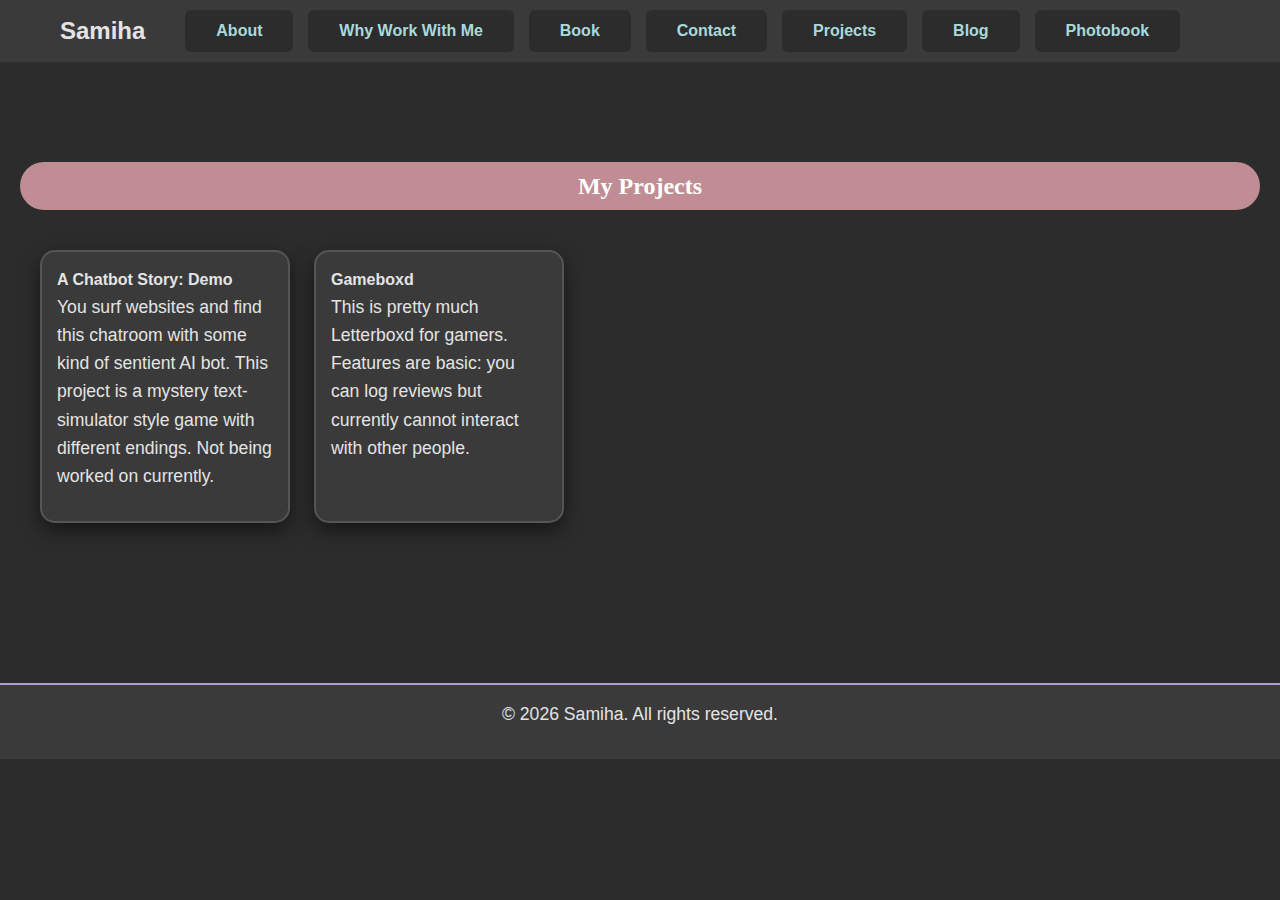
<file: projects.html>
<!DOCTYPE html>
<html lang="en">
<head>
  <meta charset="UTF-8">
  <meta name="viewport" content="width=device-width, initial-scale=1.0">
  <title>My Projects</title>
  <link rel="stylesheet" href="style.css">
</head>
<body>

  <nav class="nav">
    <div class="nav-container">
      <div class="logo">Samiha</div>
      <button class="nav-toggle" aria-label="Toggle navigation">
        <span></span><span></span><span></span>
      </button>
      <ul class="nav-links">
        <li><a href="index.html#about">About</a></li>
        <li><a href="index.html#why-work">Why Work With Me</a></li>
        <li><a href="index.html#book">Book</a></li>
        <li><a href="index.html#contact">Contact</a></li>
        <li><a href="projects.html">Projects</a></li>
        <li><a href="blog.html">Blog</a></li>
        <li><a href="photos.html">Photobook</a></li>
      </ul>
    </div>
  </nav>

  <main class="section">
  <h1 class="category-message">My Projects</h1>
  
  <div class="projects-container">
    <a href="chat.html" class="project-card">
      <div>
        <strong>A Chatbot Story: Demo</strong>
        <p>You surf websites and find this chatroom with some kind of sentient AI bot. This project is a mystery text-simulator style game with different endings. Not being worked on currently.</p>
      </div>
    </a>

    <a href="gameboxd/gameboxd.html" class="project-card">
      <div>
        <strong>Gameboxd</strong>
        <p>This is pretty much Letterboxd for gamers. Features are basic: you can log reviews but currently cannot interact with other people.</p>
      </div>
    </a>
  </div>
</main>

  <footer>
    <p>© 2026 Samiha. All rights reserved.</p>
  </footer>

 <script>
  const toggle = document.querySelector('.nav-toggle');
  const links = document.querySelector('.nav-links');
  toggle.addEventListener('click', () => {
    links.classList.toggle('active');
  });
 </script>

</body>
</html>
</file>
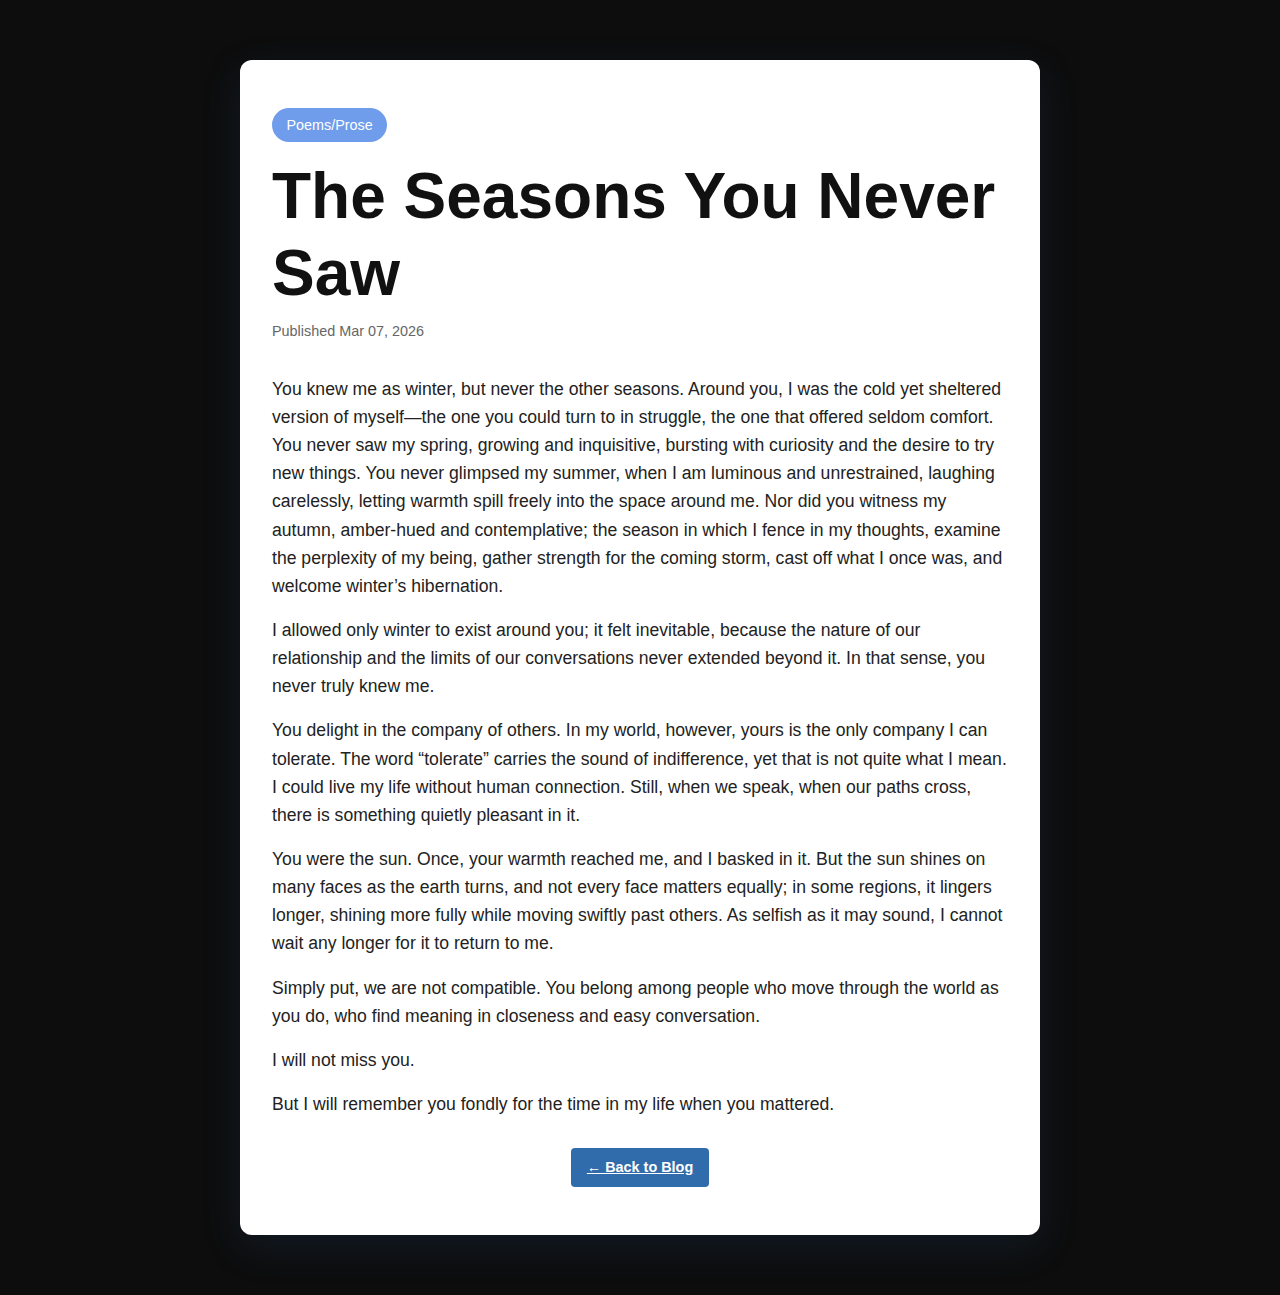
<file: seasons.html>
<!DOCTYPE html>
<html lang="en">
<head>
  <meta charset="UTF-8">
  <meta name="viewport" content="width=device-width, initial-scale=1.0">
  <link rel="stylesheet" href="style.css">
  <link rel="stylesheet" href="article.css">
  <title>The Seasons You Never Saw</title>
</head>
<body class="article-page">

  <div class="article">
    <span class="article-tag">Poems/Prose</span>
    <h1>The Seasons You Never Saw</h1>
    <div class="article-meta">Published Mar 07, 2026</div>

    <p>
      You knew me as winter, but never the other seasons. Around you, I was the cold yet sheltered version of myself—the one you could turn to in struggle, the one that offered seldom comfort. You never saw my spring, growing and inquisitive, bursting with curiosity and the desire to try new things. You never glimpsed my summer, when I am luminous and unrestrained, laughing carelessly, letting warmth spill freely into the space around me. Nor did you witness my autumn, amber-hued and contemplative; the season in which I fence in my thoughts, examine the perplexity of my being, gather strength for the coming storm, cast off what I once was, and welcome winter’s hibernation.
       
     <p> 
       I allowed only winter to exist around you; it felt inevitable, because the nature of our relationship and the limits of our conversations never extended beyond it. In that sense, you never truly knew me.
    </p>

    <p>
      You delight in the company of others. In my world, however, yours is the only company I can tolerate. The word “tolerate” carries the sound of indifference, yet that is not quite what I mean. I could live my life without human connection. Still, when we speak, when our paths cross, there is something quietly pleasant in it.
    </p>

    <p>
      You were the sun. Once, your warmth reached me, and I basked in it. But the sun shines on many faces as the earth turns, and not every face matters equally; in some regions, it lingers longer, shining more fully while moving swiftly past others. As selfish as it may sound, I cannot wait any longer for it to return to me.
    </p>

    <p>
      Simply put, we are not compatible. You belong among people who move through the world as you do, who find meaning in closeness and easy conversation. 
    </p>
        
    <p>
      I will not miss you. 
    </p>

    <p>
      But I will remember you fondly for the time in my life when you mattered.
    </p>

    <div style="margin-top: 30px; text-align: center;">
      <a href="blog.html" class="back-btn">← Back to Blog</a>
    </div>

  </div>

</body>

</html>
</file>
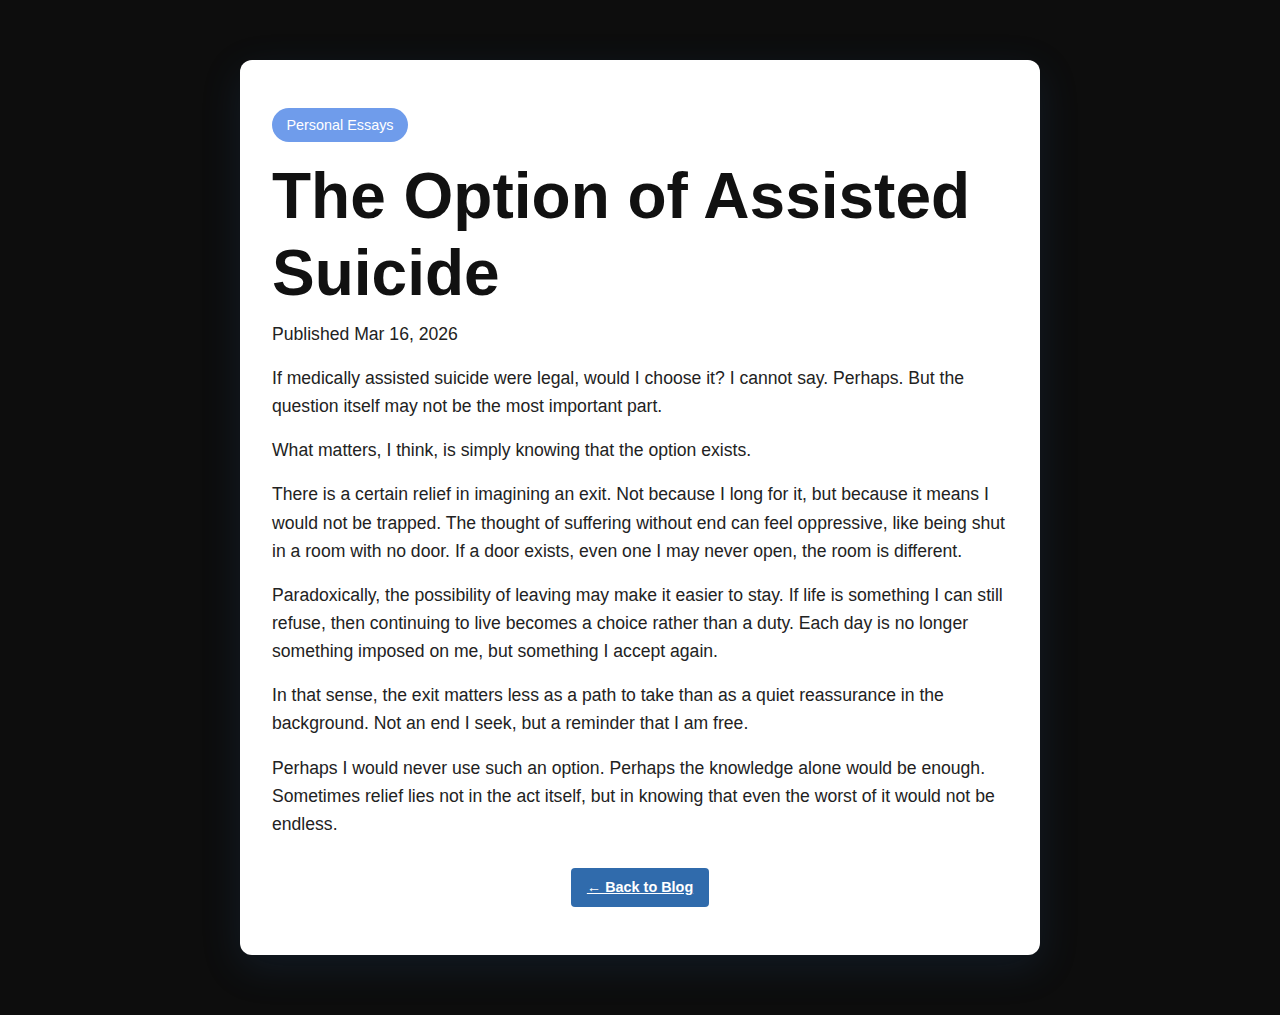
<file: sw.html>
<!DOCTYPE html>
<html lang="en">
<head>
  <meta charset="UTF-8">
  <meta name="viewport" content="width=device-width, initial-scale=1.0">
  <link rel="stylesheet" href="style.css">
  <link rel="stylesheet" href="article.css">
  <title>The Option of Assisted Suicide</title>
  <meta name="description" content="An exploration of the paradoxical relief that comes from knowing one could end their suffering, even if the choice is never used.">
</head>
<body>

<div class="article-page">
  <div class="article">
    <span class="article-tag">Personal Essays</span>
    <h1>The Option of Assisted Suicide</h1>
    <p class="article-meta">Published Mar 16, 2026</p>

    <p>If medically assisted suicide were legal, would I choose it? I cannot say. Perhaps. But the question itself may not be the most important part.</p>

    <p>What matters, I think, is simply knowing that the option exists.</p>

    <p>There is a certain relief in imagining an exit. Not because I long for it, but because it means I would not be trapped. The thought of suffering without end can feel oppressive, like being shut in a room with no door. If a door exists, even one I may never open, the room is different.</p>

    <p>Paradoxically, the possibility of leaving may make it easier to stay. If life is something I can still refuse, then continuing to live becomes a choice rather than a duty. Each day is no longer something imposed on me, but something I accept again.</p>

    <p>In that sense, the exit matters less as a path to take than as a quiet reassurance in the background. Not an end I seek, but a reminder that I am free.</p>

    <p>Perhaps I would never use such an option. Perhaps the knowledge alone would be enough. Sometimes relief lies not in the act itself, but in knowing that even the worst of it would not be endless.</p>

    <div style="margin-top: 30px; text-align: center;">
        <a href="blog.html" class="back-btn">← Back to Blog</a>
    </div>
  </div>
</div>

</body>
</html>
</file>
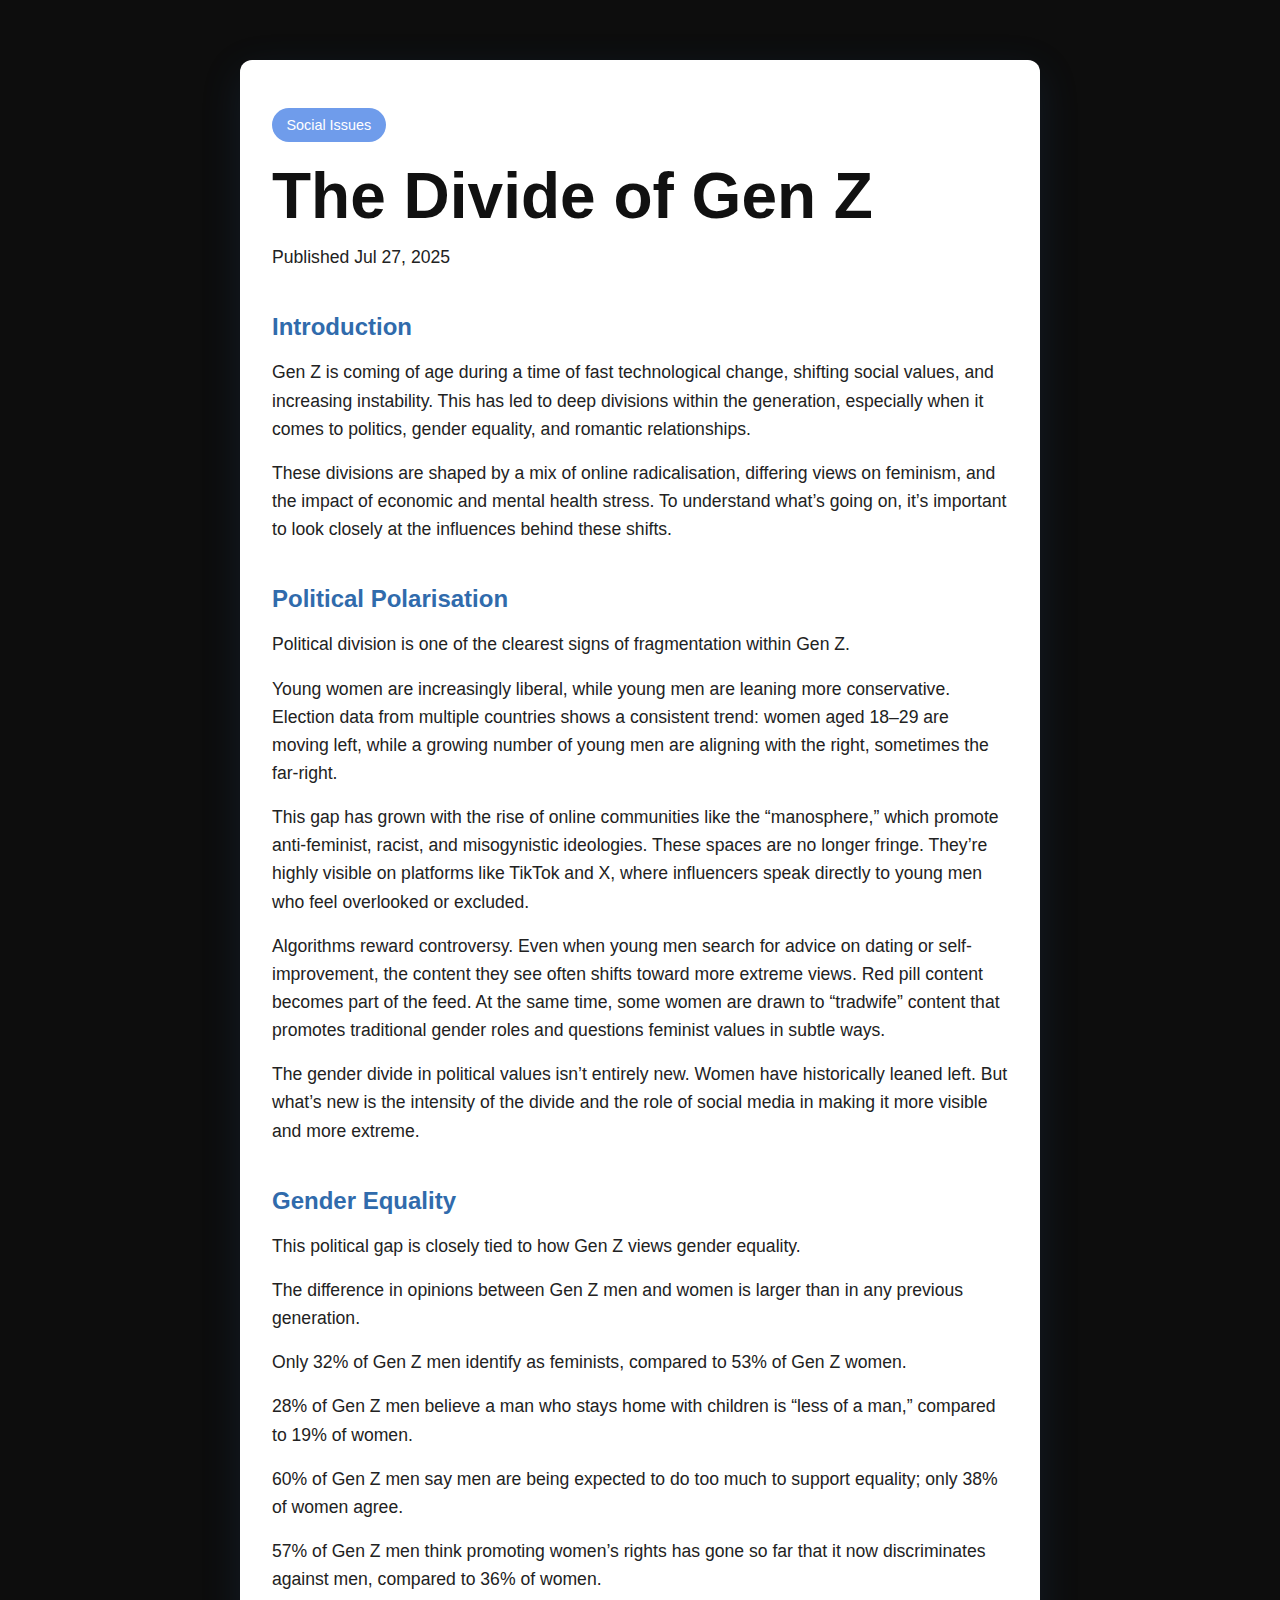
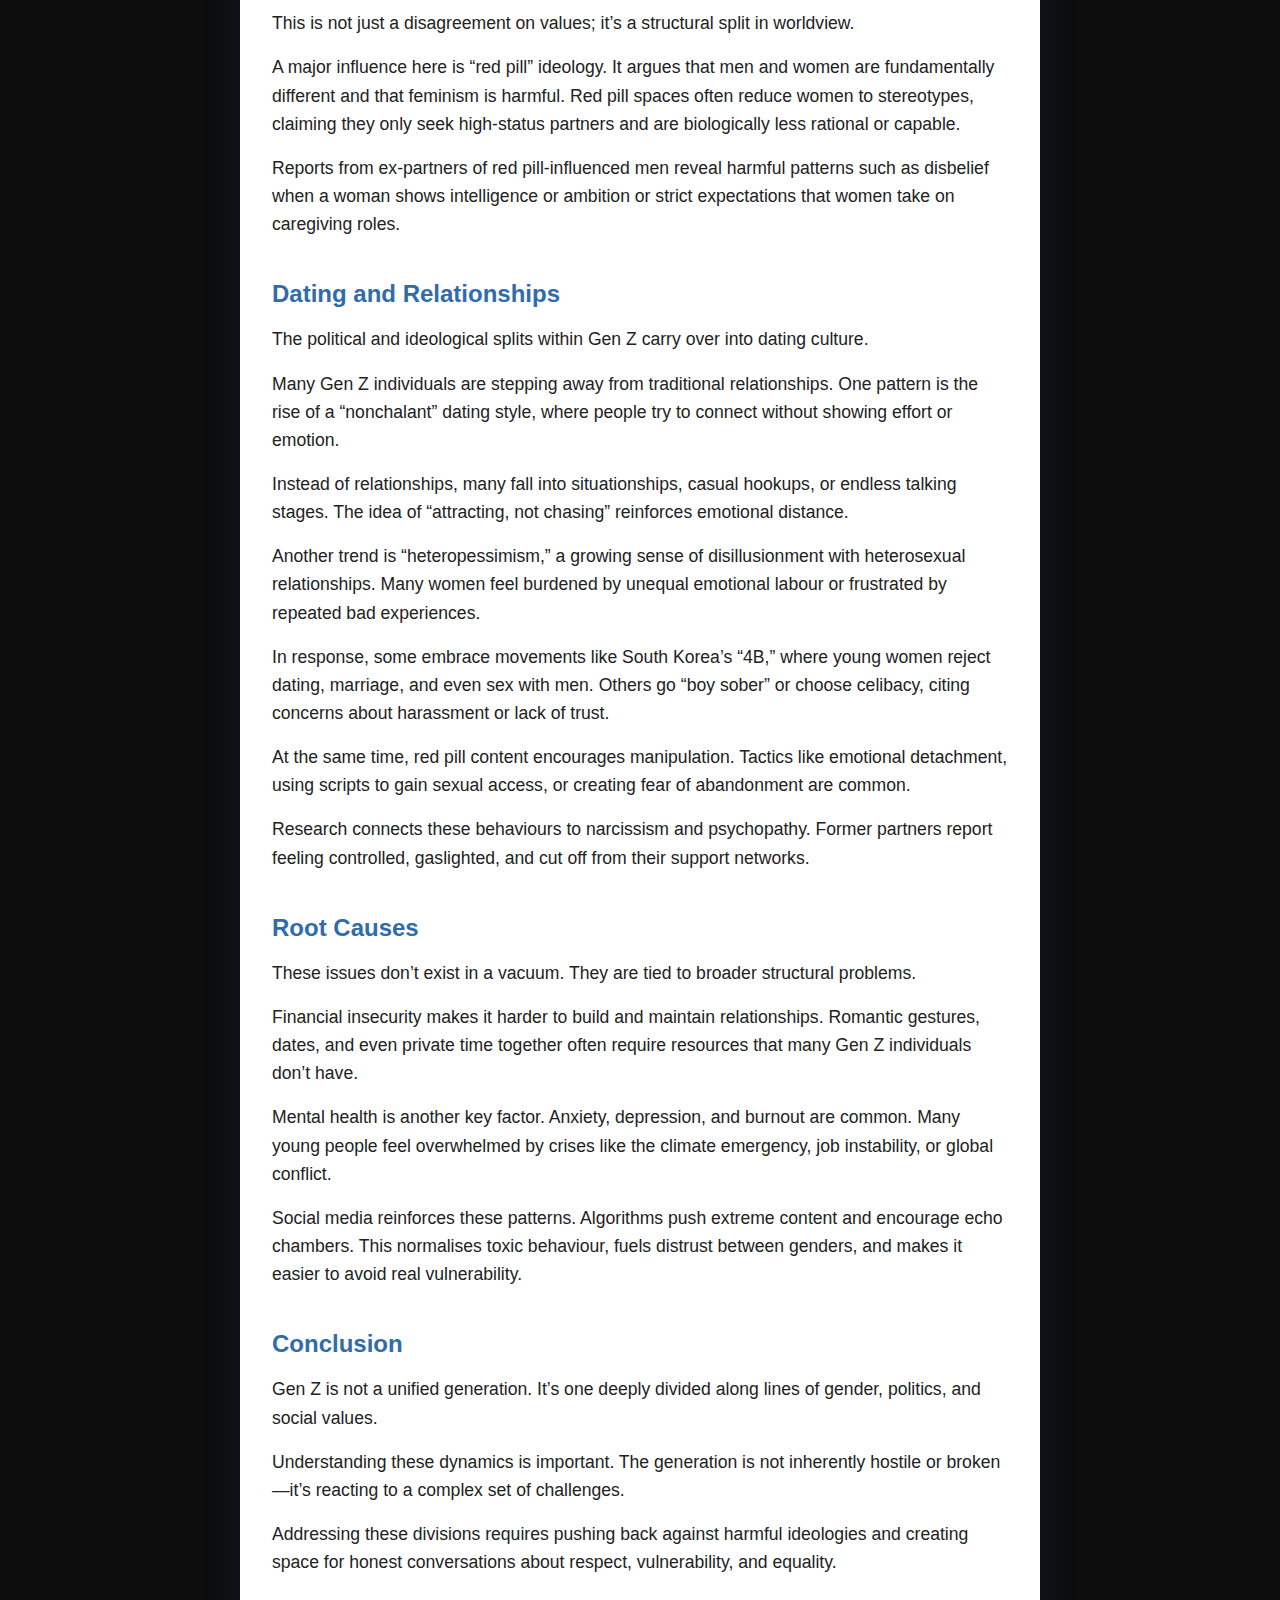
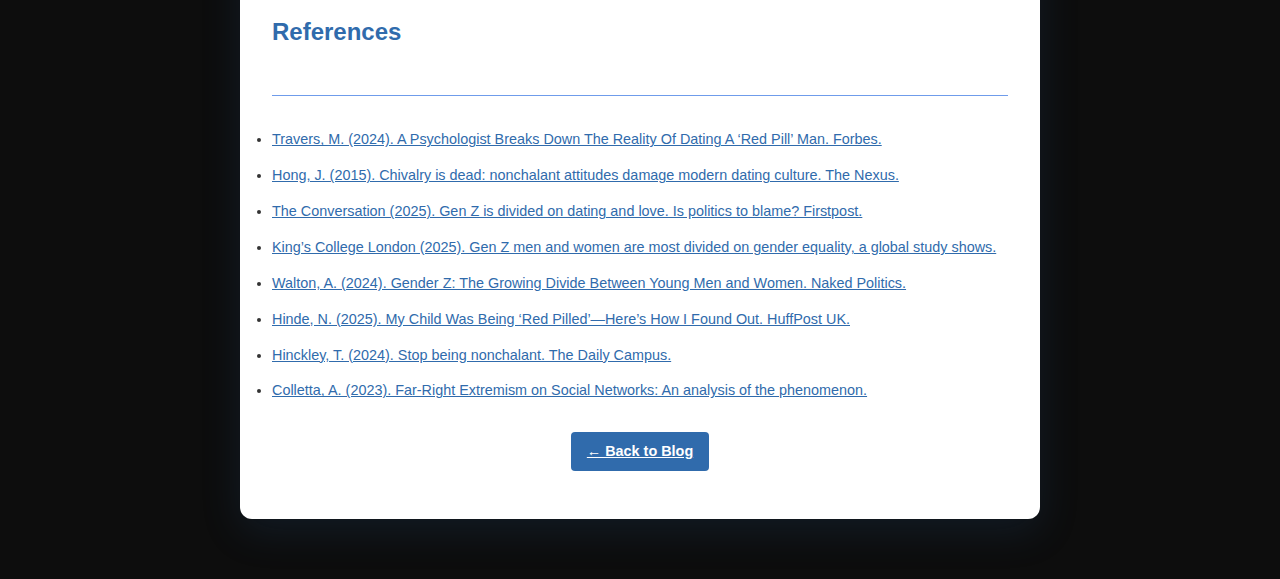
<file: the-divide-of-genz.html>
<!DOCTYPE html>
<html lang="en">
<head>
  <meta charset="UTF-8">
  <meta name="viewport" content="width=device-width, initial-scale=1.0">
  <link rel="stylesheet" href="style.css">
  <link rel="stylesheet" href="article.css">
  <script async src="https://pagead2.googlesyndication.com/pagead/js/adsbygoogle.js?client=ca-pub-7011005908068222"
     crossorigin="anonymous"></script>
  <title>The Divide of Gen Z</title>
  <meta name="description" content="An exploration of political, gender, and dating divides within Generation Z.">
</head>
<body>

<div class="article-page">
  <div class="article">
    <span class="article-tag">Social Issues</span>
    <h1>The Divide of Gen Z</h1>
    <p class="article-meta">Published Jul 27, 2025</p>

    <h2>Introduction</h2>
    <p>
      Gen Z is coming of age during a time of fast technological change, shifting social values, and increasing instability.
      This has led to deep divisions within the generation, especially when it comes to politics, gender equality, and romantic relationships.
    </p>

    <p>
      These divisions are shaped by a mix of online radicalisation, differing views on feminism, and the impact of economic and mental health stress.
      To understand what’s going on, it’s important to look closely at the influences behind these shifts.
    </p>

    <h2>Political Polarisation</h2>
    <p>Political division is one of the clearest signs of fragmentation within Gen Z.</p>
    <p>
      Young women are increasingly liberal, while young men are leaning more conservative.
      Election data from multiple countries shows a consistent trend: women aged 18–29 are moving left,
      while a growing number of young men are aligning with the right, sometimes the far-right.
    </p>

    <p>
      This gap has grown with the rise of online communities like the “manosphere,” which promote anti-feminist, racist,
      and misogynistic ideologies. These spaces are no longer fringe. They’re highly visible on platforms like TikTok and X,
      where influencers speak directly to young men who feel overlooked or excluded.
    </p>

    <p>
      Algorithms reward controversy. Even when young men search for advice on dating or self-improvement,
      the content they see often shifts toward more extreme views. Red pill content becomes part of the feed.
      At the same time, some women are drawn to “tradwife” content that promotes traditional gender roles
      and questions feminist values in subtle ways.
    </p>

    <p>
      The gender divide in political values isn’t entirely new. Women have historically leaned left.
      But what’s new is the intensity of the divide and the role of social media in making it more visible and more extreme.
    </p>

    <h2>Gender Equality</h2>
    <p>This political gap is closely tied to how Gen Z views gender equality.</p>
    <p>The difference in opinions between Gen Z men and women is larger than in any previous generation.</p>
    <p>Only 32% of Gen Z men identify as feminists, compared to 53% of Gen Z women.</p>
    <p>28% of Gen Z men believe a man who stays home with children is “less of a man,” compared to 19% of women.</p>
    <p>60% of Gen Z men say men are being expected to do too much to support equality; only 38% of women agree.</p>
    <p>57% of Gen Z men think promoting women’s rights has gone so far that it now discriminates against men, compared to 36% of women.</p>

    <p>
      This is not just a disagreement on values; it’s a structural split in worldview.
    </p>

    <p>
      A major influence here is “red pill” ideology. It argues that men and women are fundamentally different
      and that feminism is harmful. Red pill spaces often reduce women to stereotypes, claiming they only seek
      high-status partners and are biologically less rational or capable.
    </p>

    <p>
      Reports from ex-partners of red pill-influenced men reveal harmful patterns such as disbelief when a woman
      shows intelligence or ambition or strict expectations that women take on caregiving roles.
    </p>

    <h2>Dating and Relationships</h2>
    <p>The political and ideological splits within Gen Z carry over into dating culture.</p>
    <p>
      Many Gen Z individuals are stepping away from traditional relationships.
      One pattern is the rise of a “nonchalant” dating style, where people try to connect without showing effort or emotion.
    </p>
    <p>
      Instead of relationships, many fall into situationships, casual hookups, or endless talking stages.
      The idea of “attracting, not chasing” reinforces emotional distance.
    </p>
    <p>
      Another trend is “heteropessimism,” a growing sense of disillusionment with heterosexual relationships.
      Many women feel burdened by unequal emotional labour or frustrated by repeated bad experiences.
    </p>
    <p>
      In response, some embrace movements like South Korea’s “4B,” where young women reject dating, marriage,
      and even sex with men. Others go “boy sober” or choose celibacy, citing concerns about harassment or lack of trust.
    </p>
    <p>
      At the same time, red pill content encourages manipulation. Tactics like emotional detachment,
      using scripts to gain sexual access, or creating fear of abandonment are common.
    </p>
    <p>
      Research connects these behaviours to narcissism and psychopathy.
      Former partners report feeling controlled, gaslighted, and cut off from their support networks.
    </p>

    <h2>Root Causes</h2>
    <p>
      These issues don’t exist in a vacuum. They are tied to broader structural problems.
    </p>
    <p>
      Financial insecurity makes it harder to build and maintain relationships.
      Romantic gestures, dates, and even private time together often require resources that many Gen Z individuals don’t have.
    </p>
    <p>
      Mental health is another key factor. Anxiety, depression, and burnout are common.
      Many young people feel overwhelmed by crises like the climate emergency, job instability, or global conflict.
    </p>
    <p>
      Social media reinforces these patterns. Algorithms push extreme content and encourage echo chambers.
      This normalises toxic behaviour, fuels distrust between genders, and makes it easier to avoid real vulnerability.
    </p>

    <h2>Conclusion</h2>
    <p>
      Gen Z is not a unified generation. It’s one deeply divided along lines of gender, politics, and social values.
    </p>
    <p>
      Understanding these dynamics is important.
      The generation is not inherently hostile or broken—it’s reacting to a complex set of challenges.
    </p>
    <p>
      Addressing these divisions requires pushing back against harmful ideologies
      and creating space for honest conversations about respect, vulnerability, and equality.
    </p>

    <h2>References</h2>
    <ul class="references">
      <li><a href="https://www.forbes.com/sites/traversmark/2024/06/26/a-psychologist-breaks-down-the-reality-of-dating-a-red-pill-man/" target="_blank">Travers, M. (2024). A Psychologist Breaks Down The Reality Of Dating A ‘Red Pill’ Man. Forbes.</a></li>
      <li><a href="https://wvnexus.org/opinions/chivalry-is-dead-nonchalant-attitude-damages-modern-dating-culture/" target="_blank">Hong, J. (2015). Chivalry is dead: nonchalant attitudes damage modern dating culture. The Nexus.</a></li>
      <li><a href="https://www.firstpost.com/explainers/gen-z-is-divided-on-dating-and-love-is-politics-to-blame-13911040.html" target="_blank">The Conversation (2025). Gen Z is divided on dating and love. Is politics to blame? Firstpost.</a></li>
      <li><a href="https://www.kcl.ac.uk/news/gen-z-men-and-women-most-divided-on-gender-equality-global-study-shows" target="_blank">King’s College London (2025). Gen Z men and women are most divided on gender equality, a global study shows.</a></li>
      <li><a href="https://www.nakedpolitics.co.uk/gender-z-the-growing-divide-between-young-men-and-women/" target="_blank">Walton, A. (2024). Gender Z: The Growing Divide Between Young Men and Women. Naked Politics.</a></li>
      <li><a href="https://www.huffingtonpost.co.uk/entry/how-to-know-child-is-being-red-pilled_uk_67e2aed6e4b0210f1ba781f1" target="_blank">Hinde, N. (2025). My Child Was Being ‘Red Pilled’—Here’s How I Found Out. HuffPost UK.</a></li>
      <li><a href="https://dailycampus.com/2024/09/27/stop-being-nonchalant/" target="_blank">Hinckley, T. (2024). Stop being nonchalant. The Daily Campus.</a></li>
      <li><a href="https://www.researchgate.net/publication/371238547_Far-Right_Extremism_on_Social_Networks" target="_blank">Colletta, A. (2023). Far-Right Extremism on Social Networks: An analysis of the phenomenon.</a></li>
    </ul>

    <div style="margin-top: 30px; text-align: center;">
        <a href="blog.html" class="back-btn">← Back to Blog</a>
    </div>
  </div>
</div>

</body>
</html>
</file>
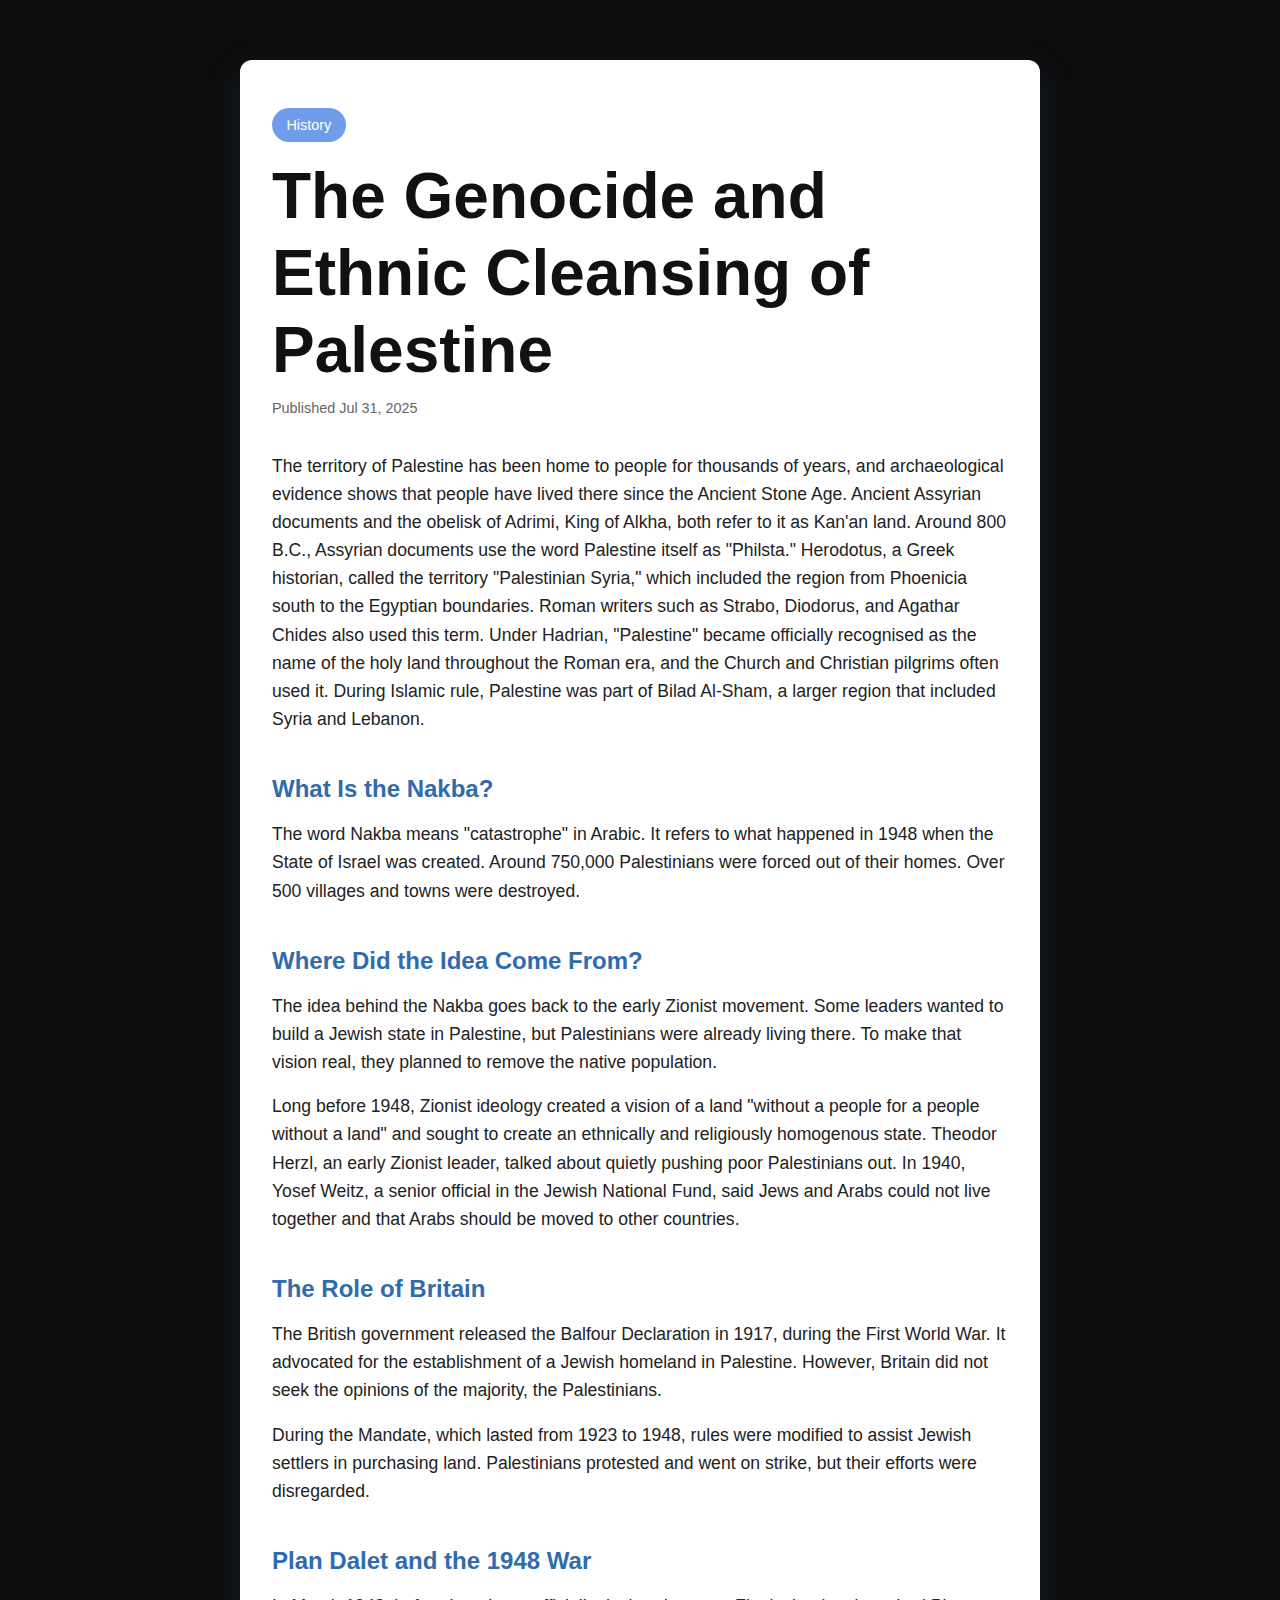
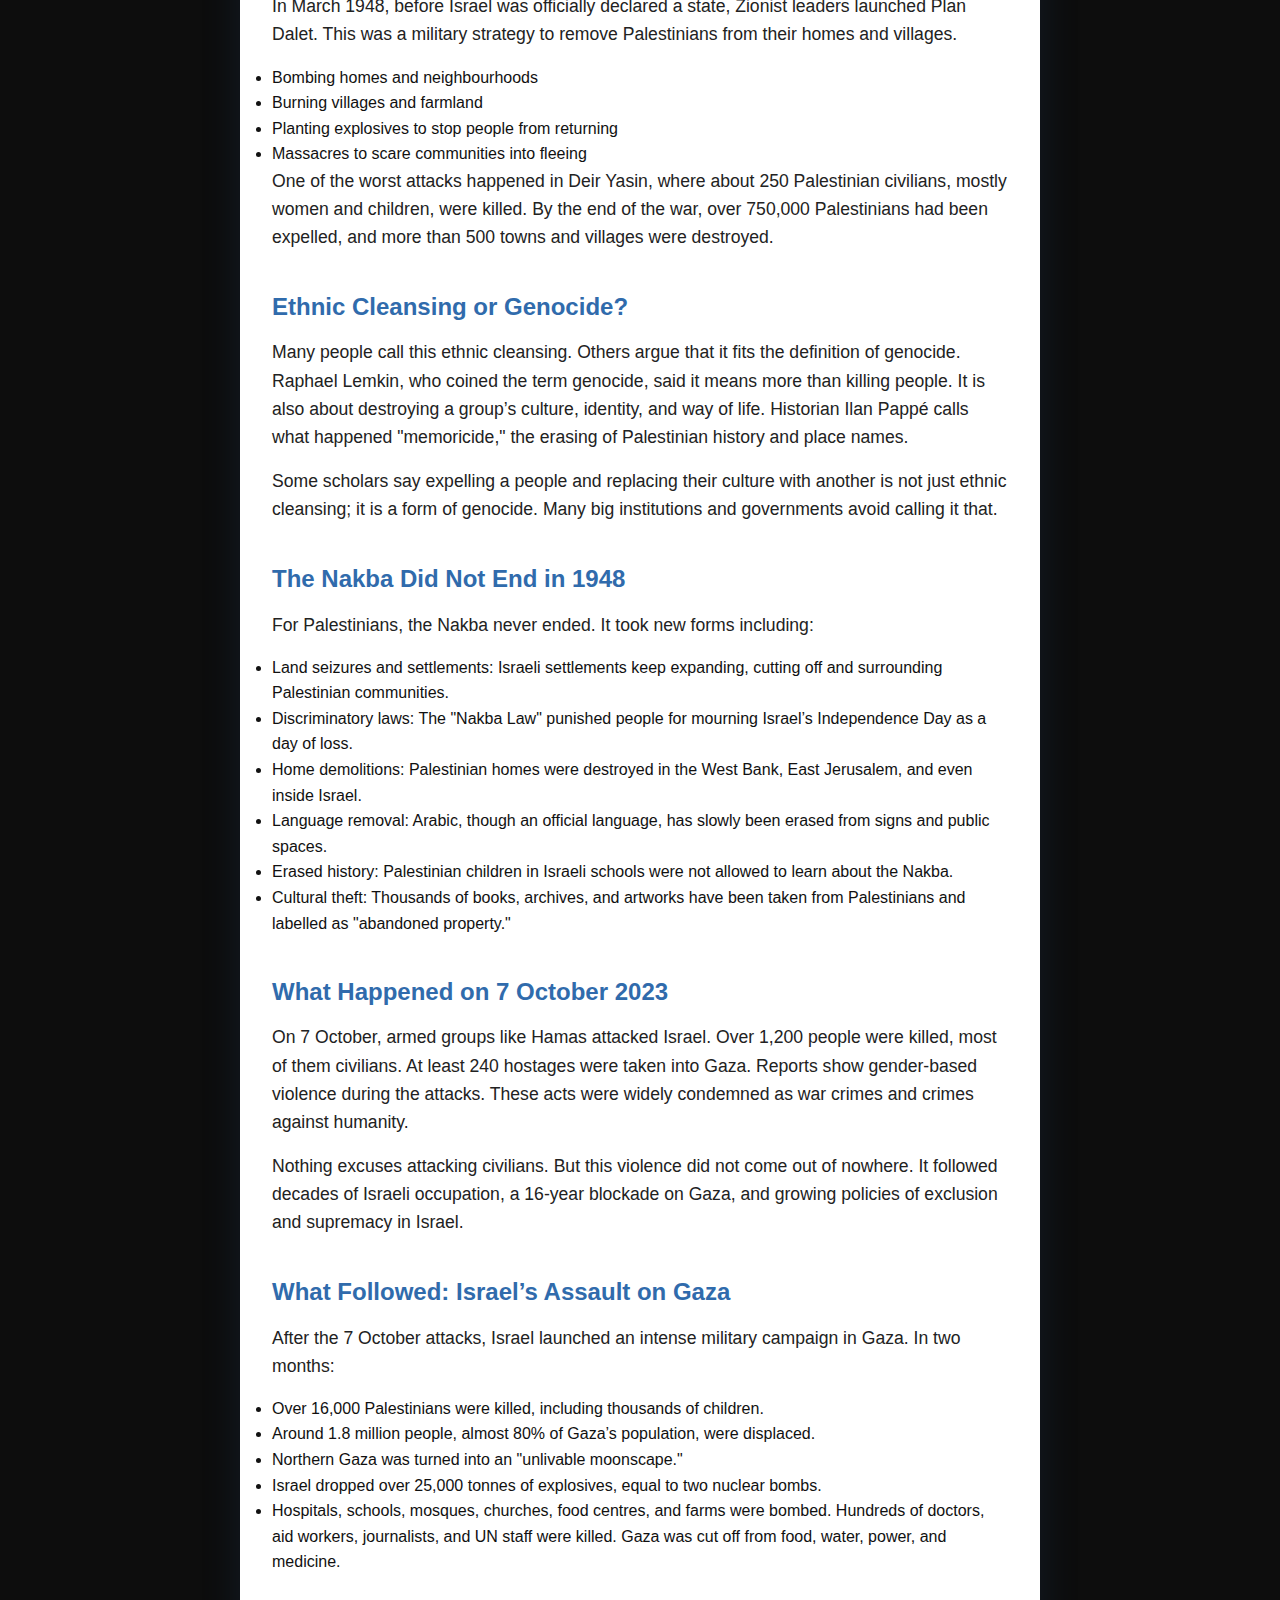
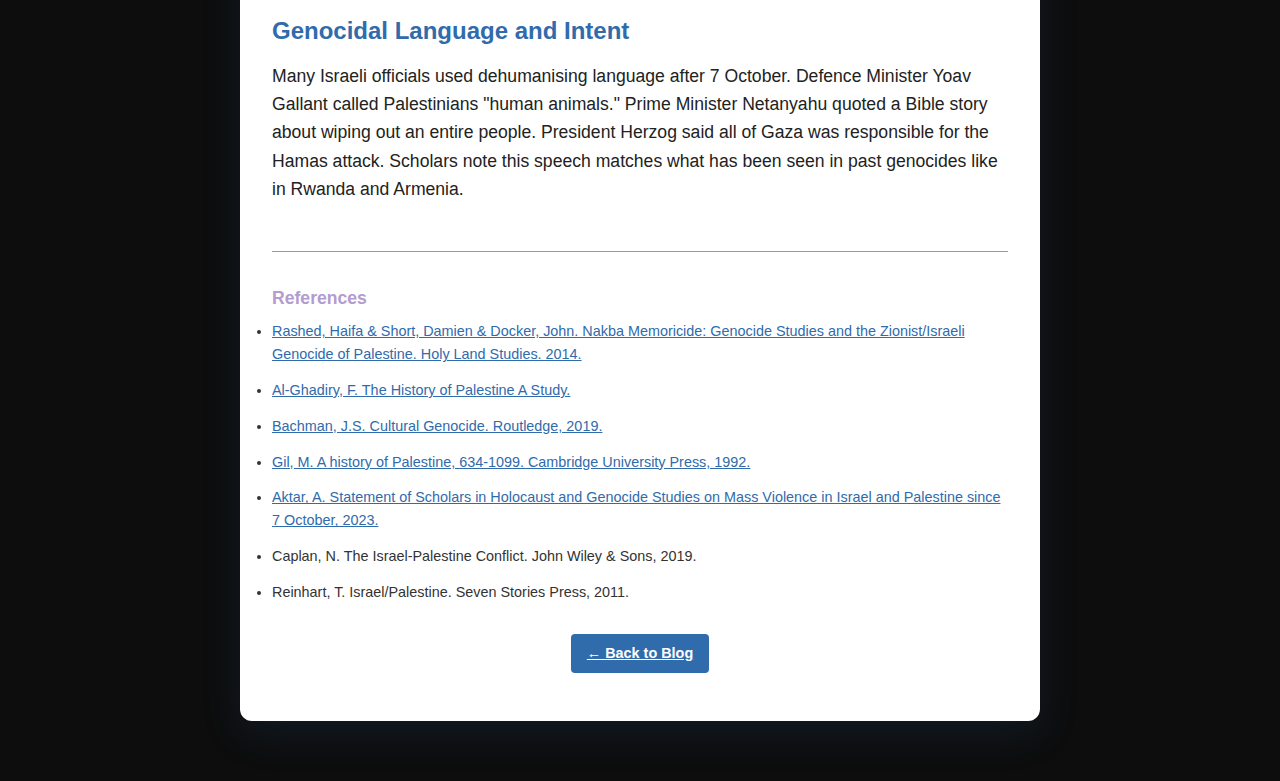
<file: the-genocide-palestine.html>
<!DOCTYPE html>
<html lang="en">
<head>
  <meta charset="UTF-8">
  <meta name="viewport" content="width=device-width, initial-scale=1.0">
  <link rel="stylesheet" href="style.css">
  <link rel="stylesheet" href="article.css">
  <title>The Genocide and Ethnic Cleansing of Palestine</title>
</head>
<body class="article-page">

  <div class="article">
    <span class="article-tag">History</span>
    <h1>The Genocide and Ethnic Cleansing of Palestine</h1>
    <div class="article-meta">Published Jul 31, 2025</div>

    <p>The territory of Palestine has been home to people for thousands of years, and archaeological evidence shows that people have lived there since the Ancient Stone Age. Ancient Assyrian documents and the obelisk of Adrimi, King of Alkha, both refer to it as Kan'an land. Around 800 B.C., Assyrian documents use the word Palestine itself as "Philsta." Herodotus, a Greek historian, called the territory "Palestinian Syria," which included the region from Phoenicia south to the Egyptian boundaries. Roman writers such as Strabo, Diodorus, and Agathar Chides also used this term. Under Hadrian, "Palestine" became officially recognised as the name of the holy land throughout the Roman era, and the Church and Christian pilgrims often used it. During Islamic rule, Palestine was part of Bilad Al-Sham, a larger region that included Syria and Lebanon.</p>

    <h2>What Is the Nakba?</h2>
    <p>The word Nakba means "catastrophe" in Arabic. It refers to what happened in 1948 when the State of Israel was created. Around 750,000 Palestinians were forced out of their homes. Over 500 villages and towns were destroyed.</p>

    <h2>Where Did the Idea Come From?</h2>
    <p>The idea behind the Nakba goes back to the early Zionist movement. Some leaders wanted to build a Jewish state in Palestine, but Palestinians were already living there. To make that vision real, they planned to remove the native population.</p>
    <p>Long before 1948, Zionist ideology created a vision of a land "without a people for a people without a land" and sought to create an ethnically and religiously homogenous state. Theodor Herzl, an early Zionist leader, talked about quietly pushing poor Palestinians out. In 1940, Yosef Weitz, a senior official in the Jewish National Fund, said Jews and Arabs could not live together and that Arabs should be moved to other countries.</p>

    <h2>The Role of Britain</h2>
    <p>The British government released the Balfour Declaration in 1917, during the First World War. It advocated for the establishment of a Jewish homeland in Palestine. However, Britain did not seek the opinions of the majority, the Palestinians.</p>
    <p>During the Mandate, which lasted from 1923 to 1948, rules were modified to assist Jewish settlers in purchasing land. Palestinians protested and went on strike, but their efforts were disregarded.</p>

    <h2>Plan Dalet and the 1948 War</h2>
    <p>In March 1948, before Israel was officially declared a state, Zionist leaders launched Plan Dalet. This was a military strategy to remove Palestinians from their homes and villages.</p>
    <ul>
      <li>Bombing homes and neighbourhoods</li>
      <li>Burning villages and farmland</li>
      <li>Planting explosives to stop people from returning</li>
      <li>Massacres to scare communities into fleeing</li>
    </ul>
    <p>One of the worst attacks happened in Deir Yasin, where about 250 Palestinian civilians, mostly women and children, were killed. By the end of the war, over 750,000 Palestinians had been expelled, and more than 500 towns and villages were destroyed.</p>

    <h2>Ethnic Cleansing or Genocide?</h2>
    <p>Many people call this ethnic cleansing. Others argue that it fits the definition of genocide. Raphael Lemkin, who coined the term genocide, said it means more than killing people. It is also about destroying a group’s culture, identity, and way of life. Historian Ilan Pappé calls what happened "memoricide," the erasing of Palestinian history and place names.</p>
    <p>Some scholars say expelling a people and replacing their culture with another is not just ethnic cleansing; it is a form of genocide. Many big institutions and governments avoid calling it that.</p>

    <h2>The Nakba Did Not End in 1948</h2>
    <p>For Palestinians, the Nakba never ended. It took new forms including:</p>
    <ul>
      <li>Land seizures and settlements: Israeli settlements keep expanding, cutting off and surrounding Palestinian communities.</li>
      <li>Discriminatory laws: The "Nakba Law" punished people for mourning Israel’s Independence Day as a day of loss.</li>
      <li>Home demolitions: Palestinian homes were destroyed in the West Bank, East Jerusalem, and even inside Israel.</li>
      <li>Language removal: Arabic, though an official language, has slowly been erased from signs and public spaces.</li>
      <li>Erased history: Palestinian children in Israeli schools were not allowed to learn about the Nakba.</li>
      <li>Cultural theft: Thousands of books, archives, and artworks have been taken from Palestinians and labelled as "abandoned property."</li>
    </ul>

    <h2>What Happened on 7 October 2023</h2>
    <p>On 7 October, armed groups like Hamas attacked Israel. Over 1,200 people were killed, most of them civilians. At least 240 hostages were taken into Gaza. Reports show gender-based violence during the attacks. These acts were widely condemned as war crimes and crimes against humanity.</p>
    <p>Nothing excuses attacking civilians. But this violence did not come out of nowhere. It followed decades of Israeli occupation, a 16-year blockade on Gaza, and growing policies of exclusion and supremacy in Israel.</p>

    <h2>What Followed: Israel’s Assault on Gaza</h2>
    <p>After the 7 October attacks, Israel launched an intense military campaign in Gaza. In two months:</p>
    <ul>
      <li>Over 16,000 Palestinians were killed, including thousands of children.</li>
      <li>Around 1.8 million people, almost 80% of Gaza’s population, were displaced.</li>
      <li>Northern Gaza was turned into an "unlivable moonscape."</li>
      <li>Israel dropped over 25,000 tonnes of explosives, equal to two nuclear bombs.</li>
      <li>Hospitals, schools, mosques, churches, food centres, and farms were bombed. Hundreds of doctors, aid workers, journalists, and UN staff were killed. Gaza was cut off from food, water, power, and medicine.</li>
    </ul>

    <h2>Genocidal Language and Intent</h2>
    <p>Many Israeli officials used dehumanising language after 7 October. Defence Minister Yoav Gallant called Palestinians "human animals." Prime Minister Netanyahu quoted a Bible story about wiping out an entire people. President Herzog said all of Gaza was responsible for the Hamas attack. Scholars note this speech matches what has been seen in past genocides like in Rwanda and Armenia.</p>

    <div class="references">
      <h3>References</h3>
      <ul>
        <li><a href="https://doi.org/10.3366/hls.2014.0076" target="_blank">Rashed, Haifa & Short, Damien & Docker, John. Nakba Memoricide: Genocide Studies and the Zionist/Israeli Genocide of Palestine. Holy Land Studies. 2014.</a></li>
        <li><a href="https://www.themostgracious.com/books/The%20History%20Of%20Palestine%20(Fawzy%20Al-Ghadiry)%20(www.themostgracious.com).pdf" target="_blank">Al-Ghadiry, F. The History of Palestine A Study.</a></li>
        <li><a href="https://www.routledge.com/Cultural-Genocide/Bachman/p/book/9780367139445" target="_blank">Bachman, J.S. Cultural Genocide. Routledge, 2019.</a></li>
        <li><a href="https://www.cambridge.org/core/books/history-of-palestine/86D9B30DF8B77F2D6DD4A7FEE02B7F85" target="_blank">Gil, M. A history of Palestine, 634-1099. Cambridge University Press, 1992.</a></li>
        <li><a href="https://www.academia.edu/111399701/Statement_of_Scholars_in_Holocaust_and_Genocide_Studies_on_Mass_Violence_in_Israel_and_Palestine_since_7_October" target="_blank">Aktar, A. Statement of Scholars in Holocaust and Genocide Studies on Mass Violence in Israel and Palestine since 7 October, 2023.</a></li>
        <li>Caplan, N. The Israel-Palestine Conflict. John Wiley & Sons, 2019.</li>
        <li>Reinhart, T. Israel/Palestine. Seven Stories Press, 2011.</li>
      </ul>
    </div>

    <div style="margin-top: 30px; text-align: center;">
      <a href="blog.html" class="back-btn">← Back to Blog</a>
    </div>

  </div>

</body>
</html>
</file>
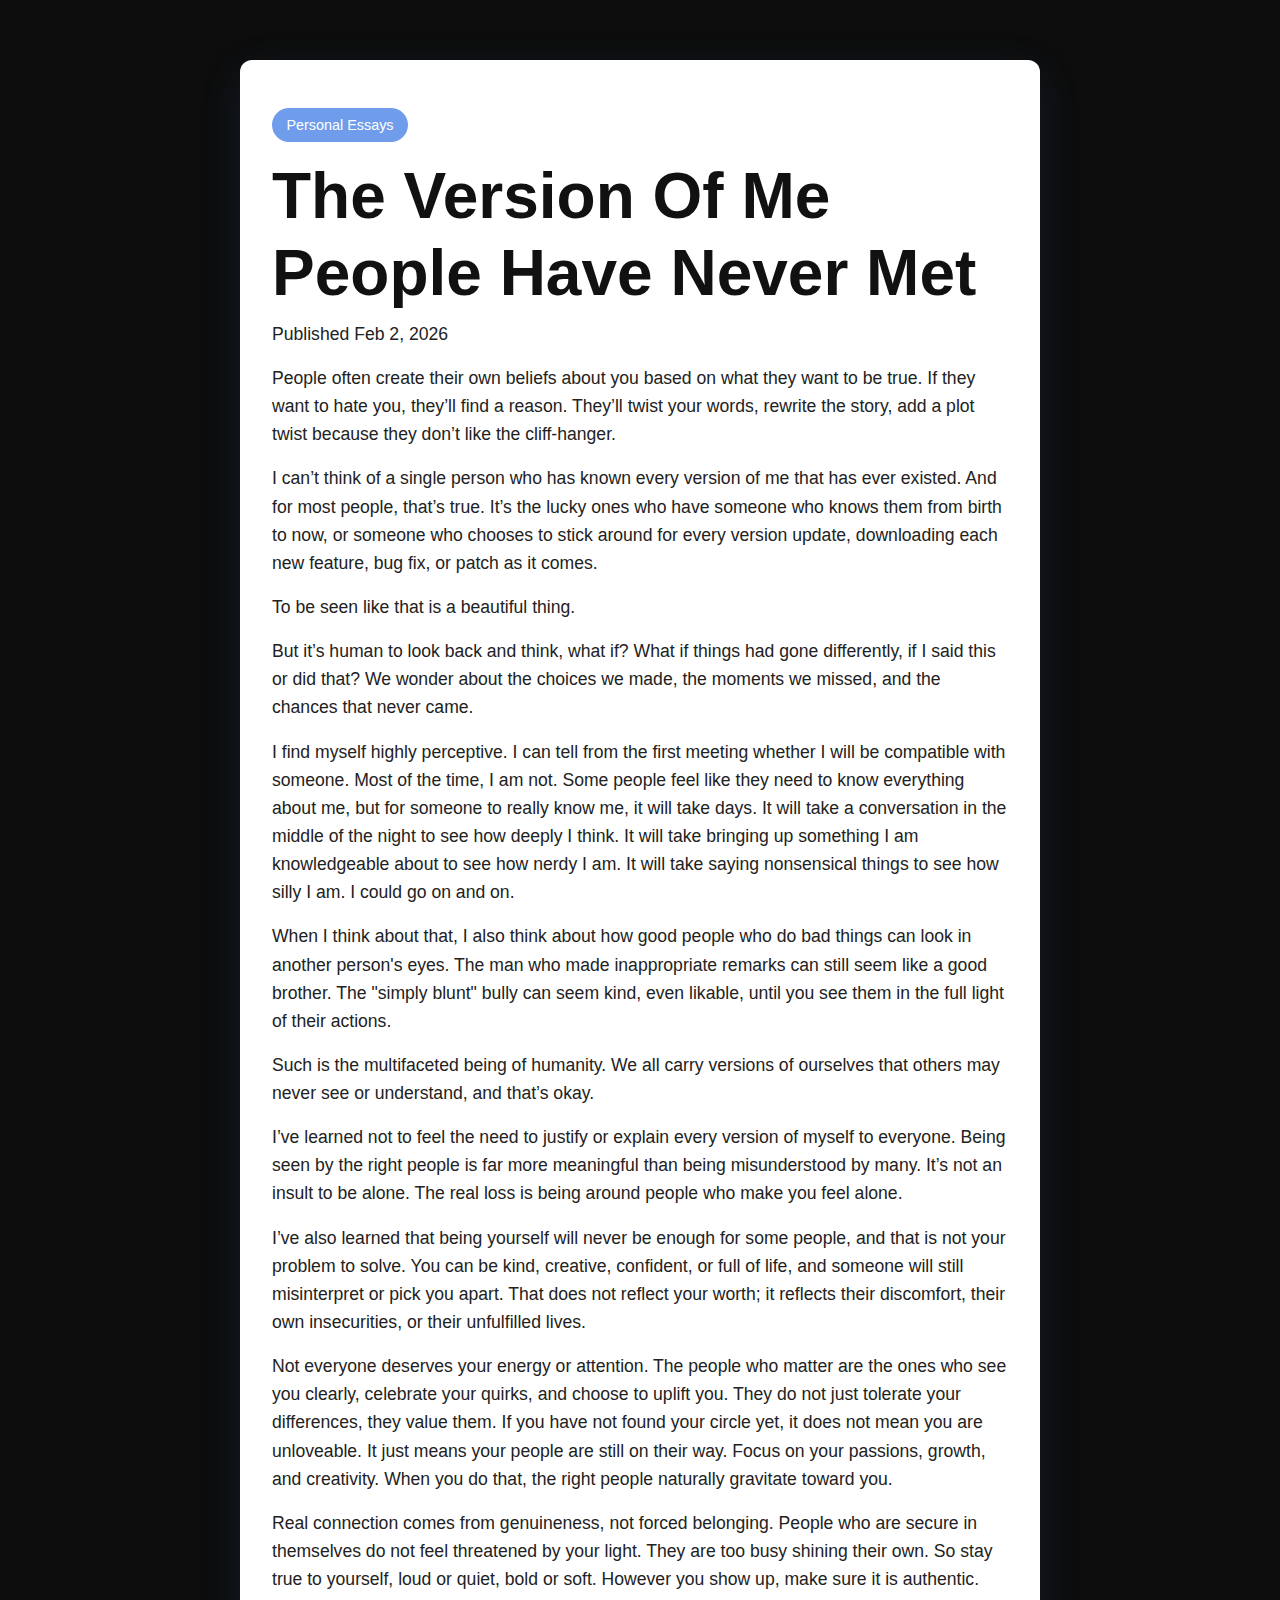
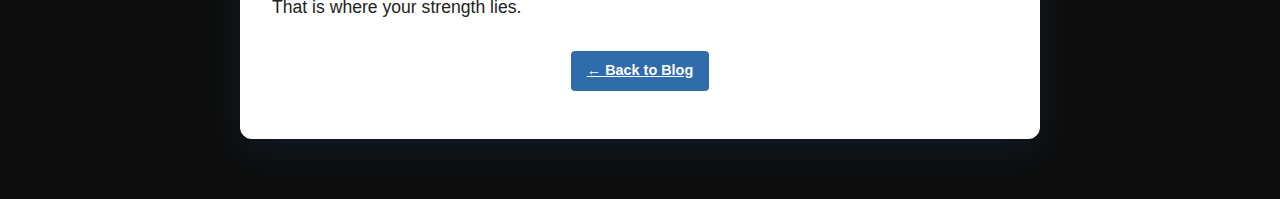
<file: versions.html>
<!DOCTYPE html>
<html lang="en">
<head>
  <meta charset="UTF-8">
  <meta name="viewport" content="width=device-width, initial-scale=1.0">
  <link rel="stylesheet" href="style.css">
  <link rel="stylesheet" href="article.css">
  <title>The Version Of Me People Have Never Met</title>
  <meta name="description" content="A personal reflection on being misunderstood and the versions of ourselves people may never see.">
</head>
<body>

<div class="article-page">
  <div class="article">
    <span class="article-tag">Personal Essays</span>
    <h1>The Version Of Me People Have Never Met</h1>
    <p class="article-meta">Published Feb 2, 2026</p>

    <p>
      People often create their own beliefs about you based on what they want to be true. If they want to hate you, they’ll find a reason. They’ll twist your words, rewrite the story, add a plot twist because they don’t like the cliff-hanger.
    </p>

    <p>
      I can’t think of a single person who has known every version of me that has ever existed. And for most people, that’s true. It’s the lucky ones who have someone who knows them from birth to now, or someone who chooses to stick around for every version update, downloading each new feature, bug fix, or patch as it comes.
    </p>

    <p>To be seen like that is a beautiful thing.</p>

    <p>
      But it’s human to look back and think, what if? What if things had gone differently, if I said this or did that? We wonder about the choices we made, the moments we missed, and the chances that never came.
    </p>

    <p>
      I find myself highly perceptive. I can tell from the first meeting whether I will be compatible with someone. Most of the time, I am not. Some people feel like they need to know everything about me, but for someone to really know me, it will take days. It will take a conversation in the middle of the night to see how deeply I think. It will take bringing up something I am knowledgeable about to see how nerdy I am. It will take saying nonsensical things to see how silly I am. I could go on and on.
    </p>

    <p>
      When I think about that, I also think about how good people who do bad things can look in another person's eyes. The man who made inappropriate remarks can still seem like a good brother. The "simply blunt" bully can seem kind, even likable, until you see them in the full light of their actions.
    </p>

    <p>Such is the multifaceted being of humanity. We all carry versions of ourselves that others may never see or understand, and that’s okay.</p>

    <p>
      I’ve learned not to feel the need to justify or explain every version of myself to everyone. Being seen by the right people is far more meaningful than being misunderstood by many. It’s not an insult to be alone. The real loss is being around people who make you feel alone.
    </p>

    <p>
      I’ve also learned that being yourself will never be enough for some people, and that is not your problem to solve. You can be kind, creative, confident, or full of life, and someone will still misinterpret or pick you apart. That does not reflect your worth; it reflects their discomfort, their own insecurities, or their unfulfilled lives.
    </p>

    <p>
      Not everyone deserves your energy or attention. The people who matter are the ones who see you clearly, celebrate your quirks, and choose to uplift you. They do not just tolerate your differences, they value them. If you have not found your circle yet, it does not mean you are unloveable. It just means your people are still on their way. Focus on your passions, growth, and creativity. When you do that, the right people naturally gravitate toward you.
    </p>

    <p>
      Real connection comes from genuineness, not forced belonging. People who are secure in themselves do not feel threatened by your light. They are too busy shining their own. So stay true to yourself, loud or quiet, bold or soft. However you show up, make sure it is authentic. That is where your strength lies.
    </p>

    <div style="margin-top: 30px; text-align: center;">
      <a href="blog.html" class="back-btn">← Back to Blog</a>
    </div>

  </div>
</div>

</body>
</html>
</file>
<file: style.css>
:root {
  --fs-xl: clamp(2.5rem, 5vw, 4rem);
  --fs-lg: 1.5rem;
  --fs-md: 1.1rem;
  --fs-sm: 0.9rem;

  --dark-bg: #2C2C2C;
  --dark-gray: #3A3A3A;
  --text-light: #E4E4E4;
  --accent-cyan: #A8DADC;
  --accent-pink: #FFC1CC;
  --accent-lavender: #B39CD0;
  --shadow: rgba(0,0,0,0.5);
  --border: #555;
  --transition-speed: 0.3s;
}

* {
  margin: 0;
  padding: 0;
  box-sizing: border-box;
}

body {
  font-family: "Inter", sans-serif;
  line-height: 1.6;
  color: var(--text-light);
  background: var(--dark-bg);
}

h1 { font-size: var(--fs-xl); line-height: 1.2; }
h2 { font-size: var(--fs-lg); line-height: 1.3; margin-bottom: 1rem; color: var(--accent-lavender); }
h3 { font-size: var(--fs-md); margin-bottom: 0.5rem; color: var(--accent-lavender); }
p { font-size: var(--fs-md); margin-bottom: 1rem; }
a { color: var(--accent-cyan); text-decoration: none; transition: color var(--transition-speed); }
a:hover { color: var(--accent-pink); text-decoration: underline; }
small { font-size: var(--fs-sm); }

.section { padding: 80px 20px; }

.grid {
  display: grid;
  grid-template-columns: repeat(12, 1fr);
  gap: 24px;
  max-width: 1100px;
  margin: 0 auto;
}

.nav {
  background: var(--dark-gray);
  position: sticky;
  top: 0;
  z-index: 100;
}

.nav-container {
  display: grid;
  grid-template-columns: auto 1fr auto;
  align-items: center;
  padding: 10px 20px;
  gap: 40px;
  max-width: 1200px;
  margin: 0 auto;
}

.logo { font-weight: bold; font-size: 1.5rem; }

.nav-links {
  display: grid;
  grid-auto-flow: column;
  gap: 15px;
  list-style: none;
}

.nav-links li a {
  display: block;
  padding: 8px 16px;
  border-radius: 6px;
  background: var(--dark-bg);
  text-align: center;
  font-weight: bold;
  transition: background var(--transition-speed), color var(--transition-speed);
}

.nav-links li a:hover {
  background: var(--accent-cyan);
  color: var(--dark-bg);
}

.nav-toggle {
  display: none;
  flex-direction: column;
  justify-content: space-between;
  width: 25px;
  height: 20px;
  background: none;
  border: none;
  cursor: pointer;
}

.nav-toggle span {
  display: block;
  height: 3px;
  width: 100%;
  background: var(--text-light);
  border-radius: 2px;
  transition: all 0.3s ease;
}

.hero {
  position: relative;
  overflow: hidden;
  text-align: center;
}

.hero::after {
  content: "";
  position: absolute;
  inset: 0;
  background: linear-gradient(to bottom, rgba(0,0,0,0.4), rgba(0,0,0,0.8));
  pointer-events: none;
}

.hero-content {
  position: relative;
  color: var(--text-light);
  text-align: center;
  padding: 0 10px;
}

.btn {
  display: inline-block;
  padding: 0.5rem 1rem;
  background: var(--accent-lavender);
  color: var(--dark-bg);
  border-radius: 4px;
  font-weight: bold;
  font-size: var(--fs-sm);
  transition: transform var(--transition-speed), background var(--transition-speed);
}

.btn:hover {
  transform: translateY(-2px);
  background: var(--accent-cyan);
  color: var(--dark-bg);
}

.card {
  background: var(--dark-gray);
  color: var(--text-light);
  border-radius: 15px;
  padding: 2rem;
  margin: 2rem 0;
  box-shadow: 0 8px 20px var(--shadow);
  transition: transform 0.3s ease, box-shadow 0.3s ease;
  opacity: 0;
  transform: translateY(20px);
  animation: fadeInUp 0.6s forwards;
}

.card:hover {
  transform: translateY(-10px);
  box-shadow: 0 16px 30px var(--shadow);
}

@keyframes fadeInUp {
  to { opacity: 1; transform: translateY(0); }
}

.book-card {
  display: grid;
  grid-template-columns: 200px 1fr;
  gap: 20px;
  background: var(--dark-gray);
  padding: 15px;
  border-radius: 10px;
  align-items: start;
  border: 1px solid var(--border);
}

.book-card img {
  width: 200px;
  height: auto;
  object-fit: cover;
  border-radius: 6px;
  border: 3px solid var(--accent-cyan);
}

.book-card:hover {
  transform: scale(1.02);
  box-shadow: 0 20px 40px var(--shadow);
}

.book-info {
  display: grid;
  gap: 10px;
}

.hero-image { display: none; }

footer {
  background: var(--dark-gray);
  color: var(--text-light);
  text-align: center;
  padding: 15px;
  margin-top: 40px;
  border-top: 2px solid var(--accent-lavender);
}

@media (max-width: 768px) {
  .nav-links {
    grid-auto-flow: row;
    display: none;
    gap: 10px;
    background: var(--dark-gray);
    position: absolute;
    top: 60px;
    right: 20px;
    width: 180px;
    padding: 10px;
    border-radius: 6px;
  }

  .nav-links.active { display: grid; }
  .nav-toggle { display: flex; }

  .grid { grid-template-columns: 1fr; }
}

@media (max-width: 600px) {
  .book-card { grid-template-columns: 1fr; }
  .hero-content { padding: 0 10px; }
}

  
.crossword-grid {
  display: grid;
  grid-template-columns: repeat(12, 40px);
  grid-auto-rows: 40px;
  gap: 2px;
}

.cell {
  position: relative;
  border: 1px solid var(--secondary);
  background: var(--dark-gray);
}

.cell input {
  width: 100%;
  height: 100%;
  text-align: center;
  font-weight: bold;
  font-size: 1rem;
  background: transparent;
  border: none;
  color: var(--text-light);
}

.cell-number {
  position: absolute;
  top: 2px;
  left: 2px;
  font-size: 0.6rem;
  color: var(--secondary);
}
.crossword-container {
  display: flex;
  flex-wrap: wrap;
  gap: 40px;
  justify-content: center;
  margin-top: 20px;
}

.cell.number::before {
  content: attr(data-number);
  position: absolute;
  top: 1px;
  left: 1px;
  font-size: 0.6rem;
  color: var(--accent);
}

.crossword-clues {
  max-width: 300px;
}

.crossword-clues h4 {
  margin-bottom: 5px;
}

.crossword-clues ul {
  list-style: none;
  padding-left: 0;
}

.crossword-clues li {
  margin-bottom: 8px;
}

.banner-section {
  display: flex;
  flex-direction: column; 
  align-items: center;    
}

.banner-video {
  width: 100%;
  max-width: 800px;
  height: auto;
  display: block;
  border-radius: 8px;
}

.category-message {
  font-family: 'Fredoka One', cursive; 
  font-size: 1.5rem; 
  color: #fff;
  background: rgba(255, 182, 193, 0.7); 
  padding: 10px 20px; 
  border-radius: 50px;
  text-align: center;
  margin-top: 20px;  
}

.photobook {
  padding: 80px 20px;
}

.photo-flow {
  display: grid;
  grid-template-columns: repeat(auto-fit, minmax(260px, 1fr));
  gap: 64px;
  max-width: 1100px;
  margin: 0 auto;
  align-items: start;
}

.photo-card {
  display: flex;
  flex-direction: column;
}

.photo-flow img {
  width: 100%;
  height: auto;
  display: block;
  border-radius: 8px;
  background: var(--dark-gray);
}

.photo-flow figcaption {
  margin-top: 0.6rem;
  font-size: var(--fs-sm);
  color: #aaa;
  letter-spacing: 0.08em;
  text-transform: lowercase;
}

.photo-bottom-video {
  width: 100px; 
  height: 100px;
  border-radius: 50%;
  overflow: hidden;
  margin-top: px;
  box-shadow: 2px 2px 8px rgba(0,0,0,0.3)
}

.photo-bottom-video video {
  width: 100%;
  height: 100%;
  object-fit: cover;
  display: block;
}

.photo-flow img:hover {
  opacity: 0.92;
}

@media (max-width: 768px) {
  .photo-flow {
    gap: 40px;
  }

  .photo-flow figure {
    max-width: 100%;
  }
}

.projects-container {
  display: flex;
  flex-wrap: wrap;         
  gap: 24px;
  padding: 40px 20px;
  justify-content: flex-start; 
}

.project-card {
  flex: 0 0 250px;        
  display: flex;
  flex-direction: column;  
  justify-content: flex-start;
  text-align: left;
  border-radius: 15px;
  background: var(--dark-gray);
  color: var(--text-light);
  font-weight: normal;
  text-decoration: none;
  box-shadow: 0 8px 20px var(--shadow);
  border: 2px solid var(--border);
  transition: transform var(--transition-speed),
              box-shadow var(--transition-speed),
              background var(--transition-speed),
              color var(--transition-speed);
  padding: 15px;
  height: auto;           
}


.card-content p {
  margin-top: 8px;
  font-size: 0.9rem;
  line-height: 1.3;
}


.project-card:hover {
  transform: translateY(-8px);
  box-shadow: 0 16px 40px var(--shadow);
  background: var(--accent-lavender);
  color: var(--dark-bg);
}
</file>
<file: article.css>
:root {
  --fs-xl: clamp(2.5rem, 5vw, 4rem);
  --fs-lg: 1.5rem;
  --fs-md: 1.1rem;
  --fs-sm: 0.9rem;

  --dark-bg: #0d0d0d;
  --dark-gray: #1a1a1a;
  --primary: #306bac;
  --secondary: #6f9ceb;
  --accent: #918ef4;
  --text-light: #f0f0f0;
  --transition-speed: 0.3s;
}

.article-page {
  background: var(--dark-bg);
  padding: 60px 16px;
}

.article {
  background: #ffffff;
  color: #111;
  max-width: 800px;
  margin: 0 auto;
  padding: 3rem 2rem;
  border-radius: 12px;
  box-shadow: 0 12px 40px rgba(48, 107, 172, 0.15);
}

.article-tag {
  display: inline-block;
  background: var(--secondary);
  color: #fff;
  padding: 0.35rem 0.9rem;
  border-radius: 999px;
  font-size: var(--fs-sm);
  margin-bottom: 1rem;
}

.article h1 {
  font-size: var(--fs-xl);
  line-height: 1.2;
  margin-bottom: 0.5rem;
  color: #111;
}

.article-meta {
  font-size: var(--fs-sm);
  color: #666;
  margin-bottom: 2rem;
}

.article h2 {
  font-size: var(--fs-lg);
  margin-top: 2.5rem;
  margin-bottom: 1rem;
  color: var(--primary);
}

.article p {
  font-size: var(--fs-md);
  line-height: 1.6;
  margin-bottom: 1rem;
  color: #222;
}

.article a {
  color: var(--primary);
  text-decoration: underline;
}

.article a:hover {
  color: var(--accent);
}

.references {
  margin-top: 3rem;
  padding-top: 2rem;
  border-top: 1px solid var(--secondary);
}

.references li {
  font-size: var(--fs-sm);
  margin-bottom: 0.8rem;
  color: #333;
}

.blog-page {
  padding: 40px 16px;
}

.blog-header {
  text-align: center;
  padding: 30px 20px;
  margin-bottom: 20px;
}

.blog-header h1 {
  font-size: var(--fs-xl);
  color: var(--text-light);
  margin: 0;
}

.blog-header p {
  margin-top: 10px;
  color: var(--text-light);
  font-size: var(--fs-md);
}

.categories {
  display: flex;
  justify-content: center;
  gap: 15px;
  padding: 15px 0;
}

.categories button {
  padding: 8px 16px;
  border-radius: 6px;
  font-weight: bold;
  border: none;
  cursor: pointer;
  background: var(--dark-gray);
  color: var(--text-light);
  transition: background var(--transition-speed), color var(--transition-speed);
}

.categories button.active,
.categories button:hover {
  background: var(--primary);
  color: var(--text-light);
}

.articles {
  display: grid;
  grid-template-columns: repeat(auto-fit, minmax(200px, 1fr));
  gap: 16px;
  padding: 20px;
  max-width: 1400px;
  margin: 0 auto;
}

.article-card {
  background: var(--dark-gray);
  padding: 16px;
  display: none;
  flex-direction: column;
  border-radius: 10px;
  box-shadow: 0 6px 15px rgba(0,0,0,0.25);
  transition: transform var(--transition-speed), box-shadow var(--transition-speed);
  font-size: 0.95rem;
}

.article-card:hover {
  transform: translateY(-3px);
  box-shadow: 0 10px 25px rgba(0,0,0,0.35);
}

.article-card img {
  width: 100%;
  height: 140px;
  border-radius: 6px;
  margin-bottom: 10px;
  object-fit: cover;
}

.article-card h3 {
  margin: 0 0 8px 0;
  color: var(--text-light);
}

.article-card p {
  color: #ccc;
  flex-grow: 1;
}

.article-card a {
  text-decoration: none;
  font-weight: bold;
  margin-top: 8px;
  display: inline-block;
  color: var(--primary);
}

.article-card a:hover {
  color: var(--accent);
}

@media (max-width: 1024px) {
  .articles {
    grid-template-columns: repeat(auto-fit, minmax(220px, 1fr));
  }
}

@media (max-width: 768px) {
  .article-page {
    padding: 50px 12px;
  }

  .article {
    padding: 2rem 1.5rem;
  }

  .article h1 {
    font-size: 2.2rem;
  }

  .articles {
    gap: 14px;
  }

  .article-card {
    padding: 14px;
  }

  .categories {
    flex-wrap: wrap;
    gap: 10px;
  }
}

@media (max-width: 480px) {
  .article {
    padding: 1.5rem 1.2rem;
  }

  .article h1 {
    font-size: 1.9rem;
  }

  .article p {
    font-size: 1rem;
  }

  .article-card {
    padding: 12px;
  }
}

.article-page .nav,
.article-page .nav-links li a,
.article-page .nav-links li a:hover {
  background: var(--dark-gray) !important;
  color: var(--text-light) !important;
}

.article-page .nav-links li a:hover {
  background: var(--dark-gray) !important;
  color: var(--secondary) !important;
}

.back-btn {
  display: inline-block;
  padding: 0.5rem 1rem;
  background: var(--primary);
  color: #fff !important;
  border-radius: 4px;
  font-weight: bold;
  font-size: var(--fs-sm);
  text-decoration: none;
  transition: transform var(--transition-speed), background var(--transition-speed), color var(--transition-speed);
}

.back-btn:hover {
  transform: translateY(-2px);
  background: var(--accent);
  color: #fff !important;
}
</file>
